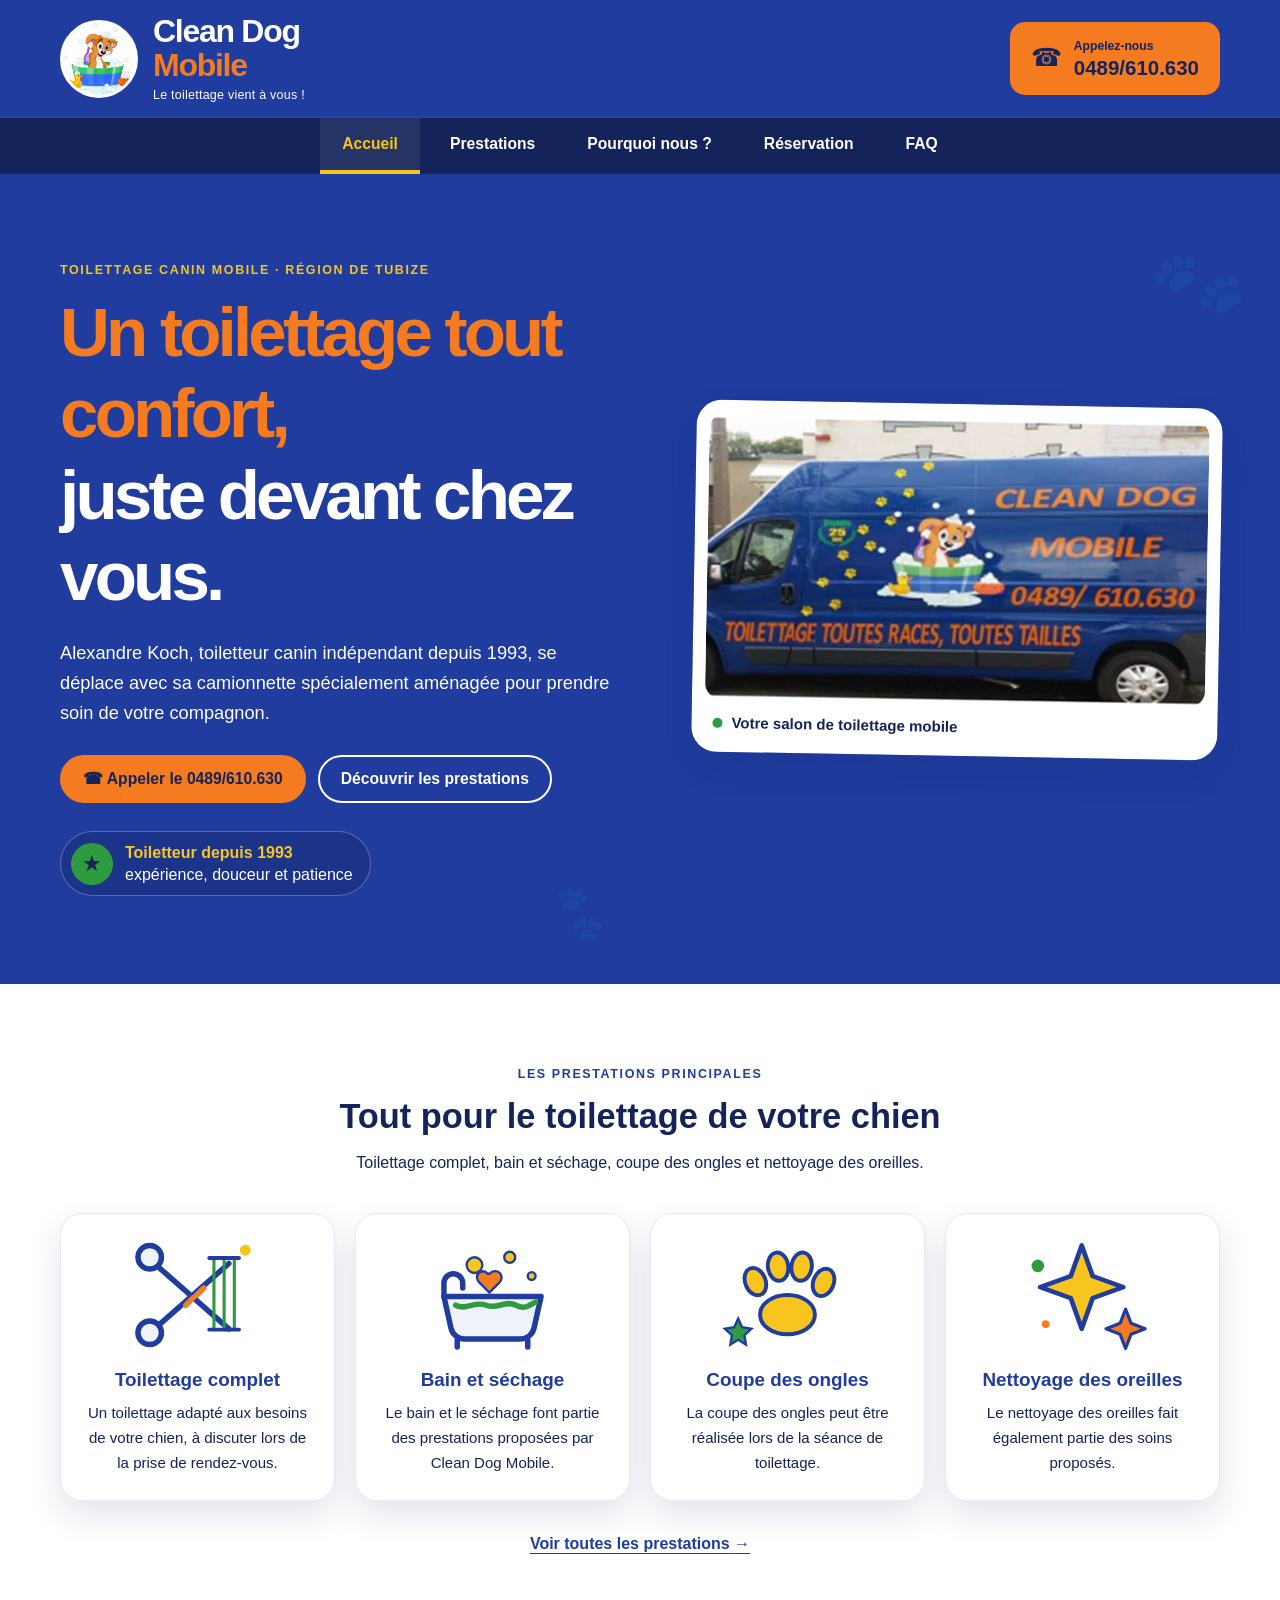
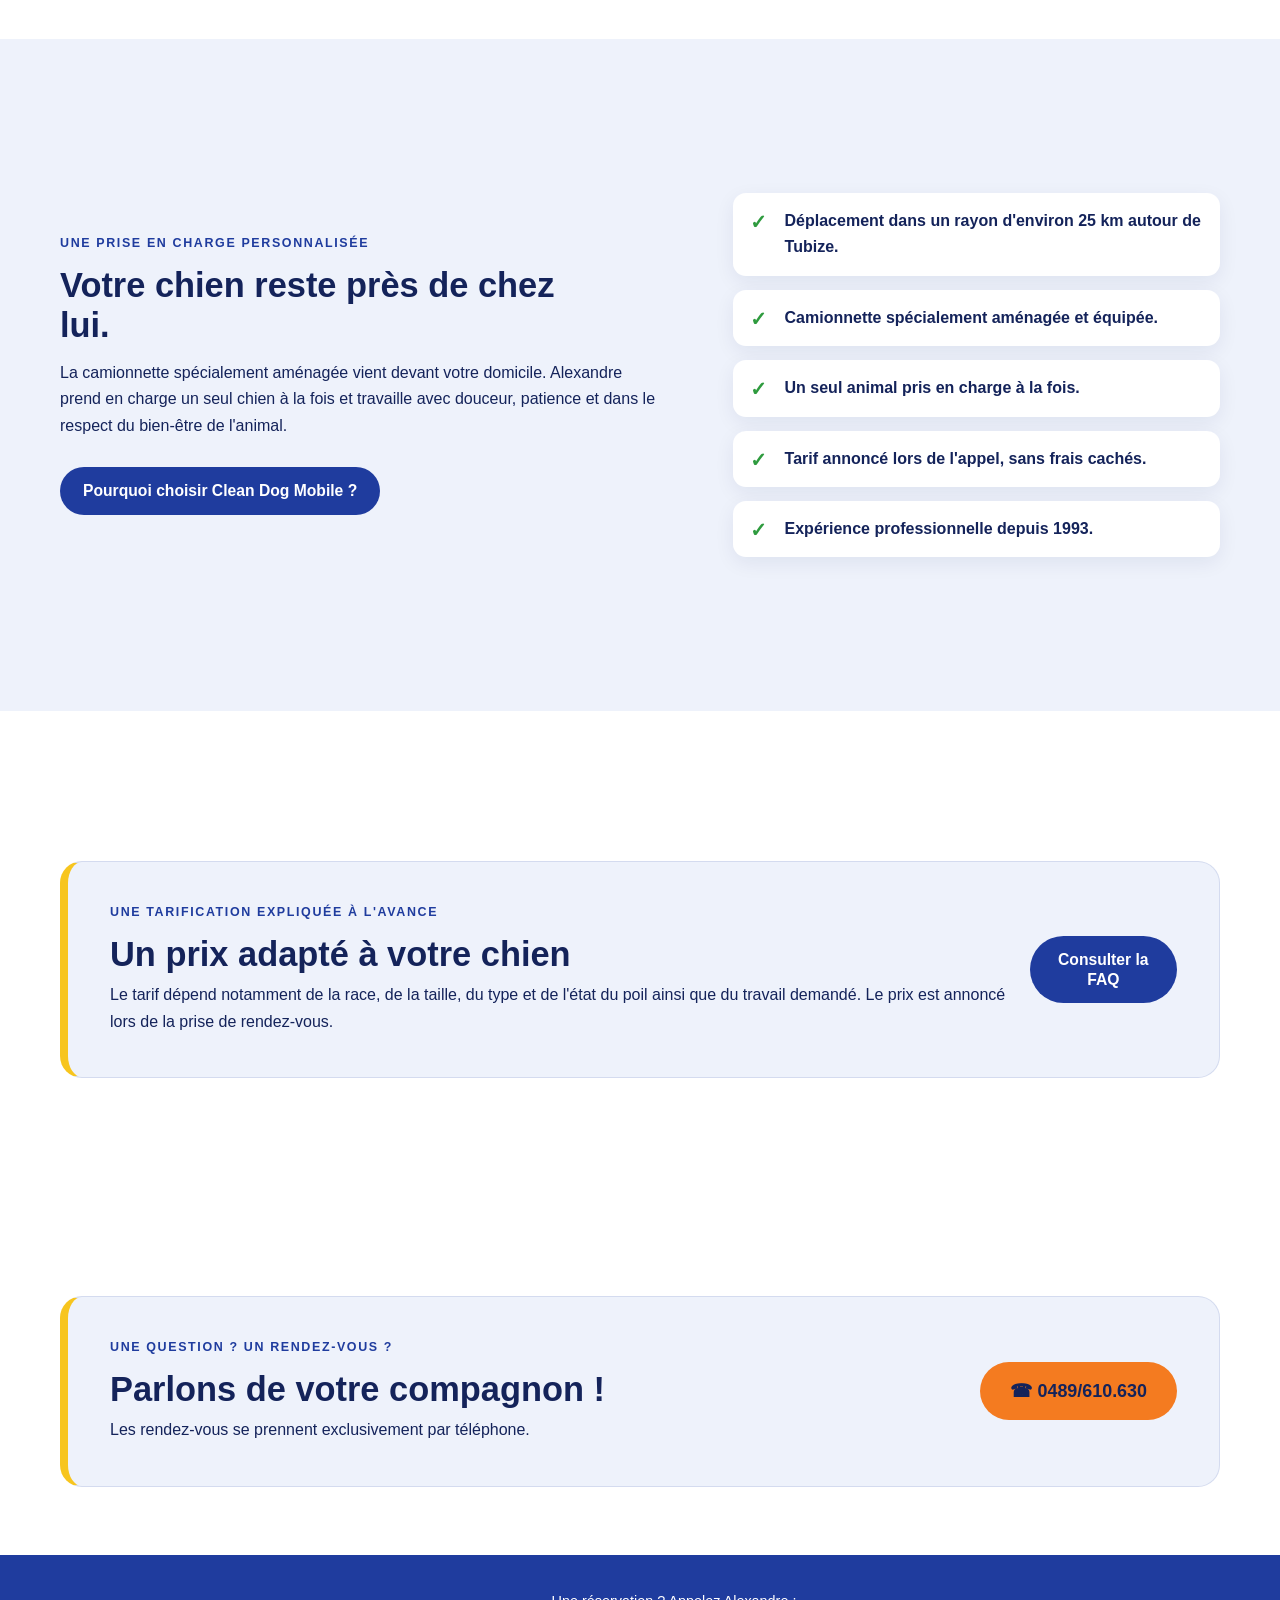
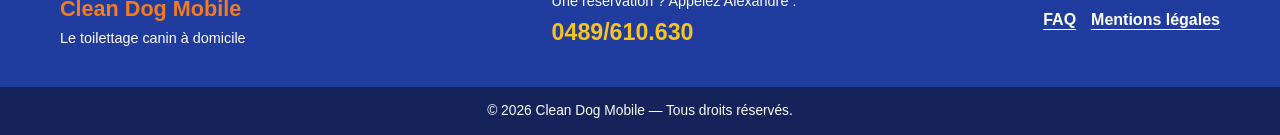
<file: index.html>
<!DOCTYPE html>
<html lang="fr">
<head>
    <meta charset="UTF-8">
    <meta name="viewport" content="width=device-width, initial-scale=1.0">
    <meta name="description" content="Clean Dog Mobile, toilettage canin mobile par Alexandre Koch, toiletteur indépendant depuis 1993. Réservation par téléphone.">
    <title>Accueil | Clean Dog Mobile</title>
    <link rel="icon" href="images/Logo.jpg" type="image/jpeg">
    <link rel="stylesheet" href="css/style.css">
</head>
<body>
    <a class="skip-link" href="#contenu">Aller au contenu</a>
    <!-- En-tête commun : mascotte, nom et téléphone -->
    <header class="site-header">
        <div class="header-top container">
            <a class="brand" href="index.html" aria-label="Clean Dog Mobile, accueil">
                <img class="brand-logo" src="images/Logo.jpg" alt="Mascotte de Clean Dog Mobile">
                <span class="brand-name">Clean Dog <strong>Mobile</strong><span class="brand-tagline">Le toilettage vient à vous !</span></span>
            </a>
            <a class="header-call" href="tel:+32489610630" aria-label="Appeler Clean Dog Mobile au 0489 610 630">
                <span class="call-icon" aria-hidden="true">☎</span>
                <span><small>Appelez-nous</small><strong>0489/610.630</strong></span>
            </a>
        </div>
        <!-- Menu principal : la page active est indiquée pour l'accessibilité -->
        <nav class="main-nav" aria-label="Navigation principale">
            <div class="container nav-list">
                <a class="active" href="index.html" aria-current="page">Accueil</a> <a href="prestations.html">Prestations</a> <a href="pourquoi.html">Pourquoi nous ?</a> <a href="reservation.html">Réservation</a> <a href="faq.html">FAQ</a>
            </div>
        </nav>
    </header>

    <main id="contenu">
        <!-- Présentation principale -->
        <section class="hero hero-home">
            <div class="container hero-grid">
                <div class="hero-copy">
                    <p class="eyebrow">Toilettage canin mobile · Région de Tubize</p>
                    <h1>Un toilettage tout confort, <span>juste devant chez vous.</span></h1>
                    <p class="hero-lead">Alexandre Koch, toiletteur canin indépendant depuis 1993, se déplace avec sa camionnette spécialement aménagée pour prendre soin de votre compagnon.</p>
                    <div class="hero-actions">
                        <a class="button button-orange" href="tel:+32489610630">☎ Appeler le 0489/610.630</a>
                        <a class="button button-outline" href="prestations.html">Découvrir les prestations</a>
                    </div>
                    <div class="experience-note"><span class="experience-star" aria-hidden="true">★</span><span><strong>Toiletteur depuis 1993</strong><br>expérience, douceur et patience</span></div>
                </div>
                <figure class="van-card">
                    <img src="images/camionnette.jpg" alt="Camionnette Clean Dog Mobile aménagée en salon de toilettage canin">
                    <figcaption><span class="van-dot" aria-hidden="true"></span> Votre salon de toilettage mobile</figcaption>
                </figure>
            </div>
            <div class="hero-paw paw-one" aria-hidden="true">🐾</div>
            <div class="hero-paw paw-two" aria-hidden="true">🐾</div>
        </section>

        <!-- Présentation des quatre prestations annoncées par le client -->
        <section class="section container">
            <div class="section-heading">
                <p class="eyebrow eyebrow-blue">Les prestations principales</p>
                <h2>Tout pour le toilettage de votre chien</h2>
                <p>Toilettage complet, bain et séchage, coupe des ongles et nettoyage des oreilles.</p>
            </div>
            <div class="service-grid service-grid-home">
                <article class="service-card compact-card">
                    <img src="images/coupe.svg" alt="Illustration d'un peigne et de ciseaux de toilettage">
                    <h3>Toilettage complet</h3>
                    <p>Un toilettage adapté aux besoins de votre chien, à discuter lors de la prise de rendez-vous.</p>
                </article>
                <article class="service-card compact-card">
                    <img src="images/bain.svg" alt="Illustration d'une baignoire avec des bulles">
                    <h3>Bain et séchage</h3>
                    <p>Le bain et le séchage font partie des prestations proposées par Clean Dog Mobile.</p>
                </article>
                <article class="service-card compact-card">
                    <img src="images/soins.svg" alt="Illustration d'une patte de chien">
                    <h3>Coupe des ongles</h3>
                    <p>La coupe des ongles peut être réalisée lors de la séance de toilettage.</p>
                </article>
                <article class="service-card compact-card">
                    <img src="images/finition.svg" alt="Illustration décorative d'étoiles">
                    <h3>Nettoyage des oreilles</h3>
                    <p>Le nettoyage des oreilles fait également partie des soins proposés.</p>
                </article>
            </div>
            <p class="center-link"><a class="text-link" href="prestations.html">Voir toutes les prestations <span aria-hidden="true">→</span></a></p>
        </section>

        <!-- Avantages confirmés par le client -->
        <section class="section section-pale">
            <div class="container reassurance-grid">
                <div>
                    <p class="eyebrow eyebrow-blue">Une prise en charge personnalisée</p>
                    <h2>Votre chien reste près de chez lui.</h2>
                    <p>La camionnette spécialement aménagée vient devant votre domicile. Alexandre prend en charge un seul chien à la fois et travaille avec douceur, patience et dans le respect du bien-être de l'animal.</p>
                    <a class="button button-blue" href="pourquoi.html">Pourquoi choisir Clean Dog Mobile ?</a>
                </div>
                <ul class="check-list">
                    <li>Déplacement dans un rayon d'environ 25 km autour de Tubize.</li>
                    <li>Camionnette spécialement aménagée et équipée.</li>
                    <li>Un seul animal pris en charge à la fois.</li>
                    <li>Tarif annoncé lors de l'appel, sans frais cachés.</li>
                    <li>Expérience professionnelle depuis 1993.</li>
                </ul>
            </div>
        </section>

        <!-- Information tarifaire sans afficher de prix non communiqué -->
        <section class="section container">
            <div class="callout">
                <div>
                    <p class="eyebrow eyebrow-blue">Une tarification expliquée à l'avance</p>
                    <h2>Un prix adapté à votre chien</h2>
                    <p>Le tarif dépend notamment de la race, de la taille, du type et de l'état du poil ainsi que du travail demandé. Le prix est annoncé lors de la prise de rendez-vous.</p>
                </div>
                <a class="button button-blue" href="faq.html">Consulter la FAQ</a>
            </div>
        </section>

        <!-- Appel à l'action final -->
        <section class="callout container">
            <div>
                <p class="eyebrow eyebrow-blue">Une question ? Un rendez-vous ?</p>
                <h2>Parlons de votre compagnon !</h2>
                <p>Les rendez-vous se prennent exclusivement par téléphone.</p>
            </div>
            <a class="button button-orange button-large" href="tel:+32489610630">☎ 0489/610.630</a>
        </section>
    </main>

    <!-- Pied de page commun -->
    <footer class="site-footer">
        <div class="container footer-main">
            <div class="footer-brand"><strong>Clean Dog Mobile</strong><span>Le toilettage canin à domicile</span></div>
            <div class="footer-contact"><span>Une réservation ? Appelez Alexandre :</span><a href="tel:+32489610630">0489/610.630</a></div>
            <div class="footer-links"><a href="faq.html">FAQ</a><a href="mentions.html">Mentions légales</a></div>
        </div>
        <div class="footer-bottom"><div class="container">© 2026 Clean Dog Mobile — Tous droits réservés.</div></div>
    </footer>
    <a class="mobile-call" href="tel:+32489610630"><span aria-hidden="true">☎</span> Appeler le 0489/610.630</a>
</body>
</html>
</file>
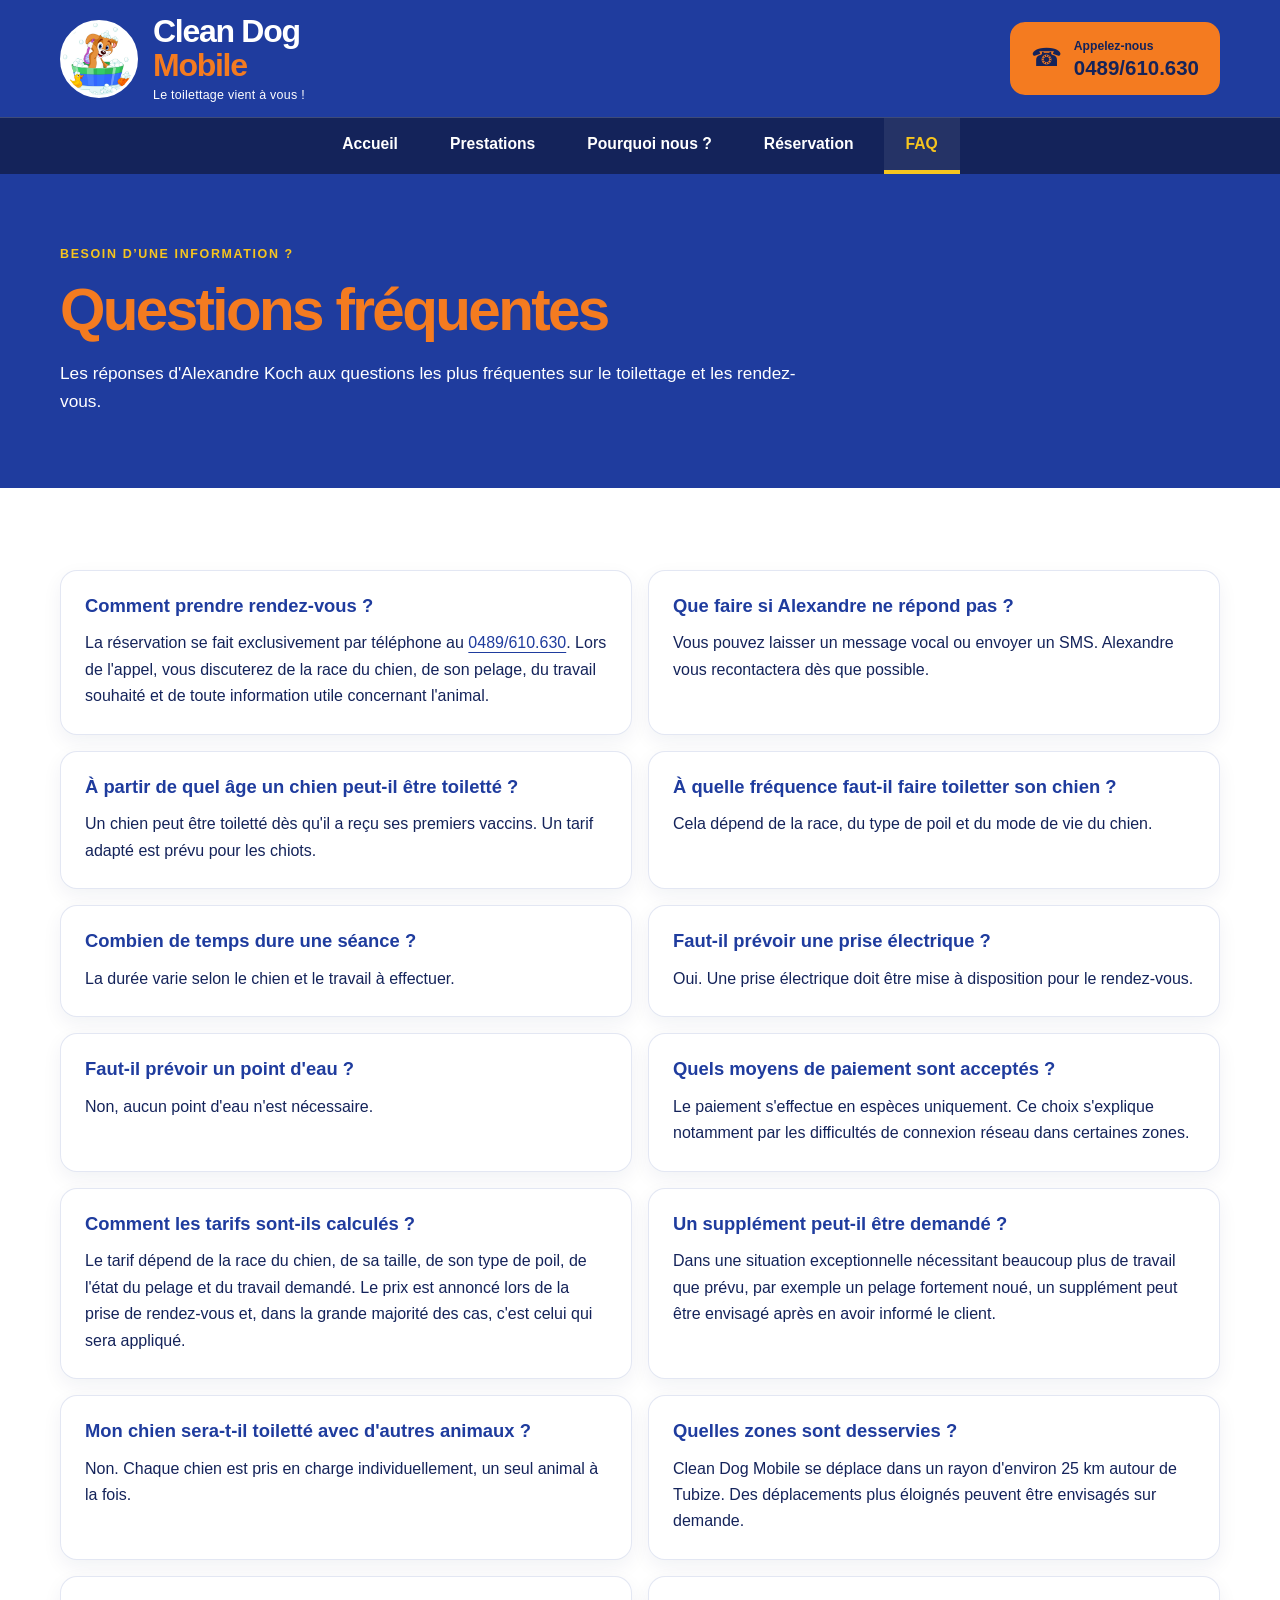
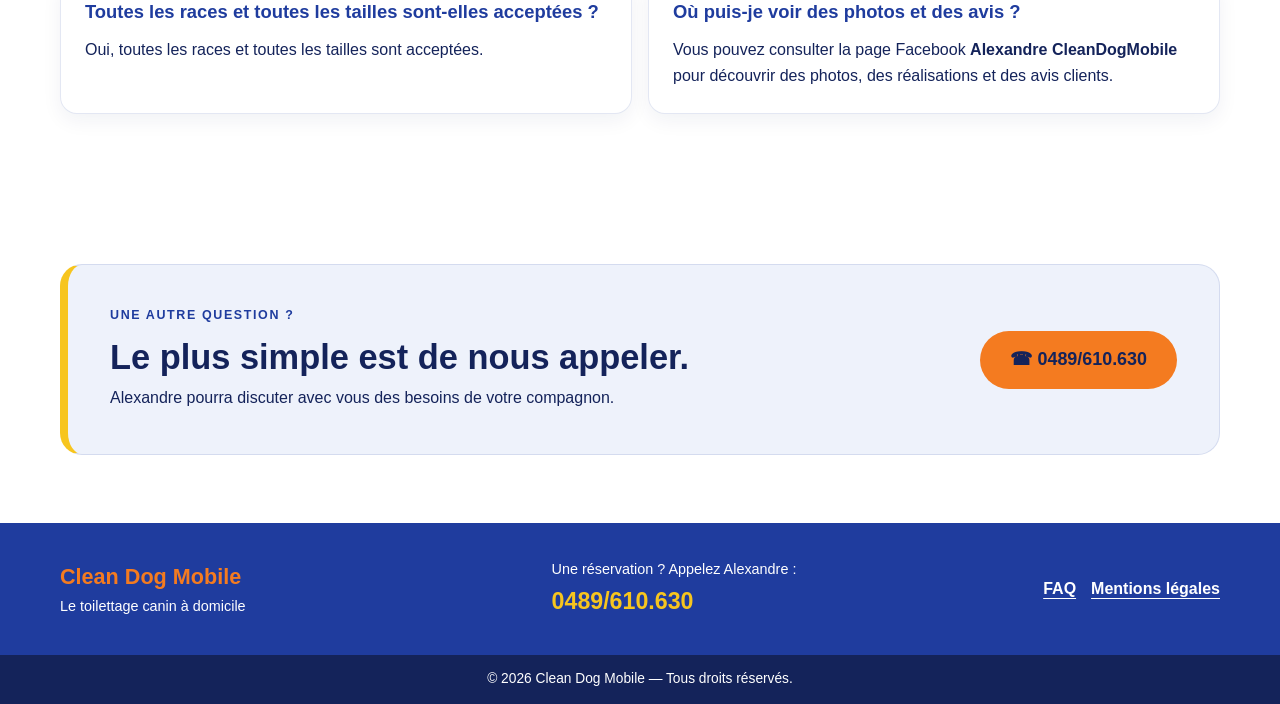
<file: faq.html>
<!DOCTYPE html>
<html lang="fr">
<head>
    <meta charset="UTF-8">
    <meta name="viewport" content="width=device-width, initial-scale=1.0">
    <meta name="description" content="Clean Dog Mobile, toilettage canin mobile par Alexandre Koch, toiletteur indépendant depuis 1993. Réservation par téléphone.">
    <title>FAQ | Clean Dog Mobile</title>
    <link rel="icon" href="images/Logo.jpg" type="image/jpeg">
    <link rel="stylesheet" href="css/style.css">
</head>
<body>
    <a class="skip-link" href="#contenu">Aller au contenu</a>
    <!-- En-tête commun : mascotte, nom et téléphone -->
    <header class="site-header">
        <div class="header-top container">
            <a class="brand" href="index.html" aria-label="Clean Dog Mobile, accueil">
                <img class="brand-logo" src="images/Logo.jpg" alt="Mascotte de Clean Dog Mobile">
                <span class="brand-name">Clean Dog <strong>Mobile</strong><span class="brand-tagline">Le toilettage vient à vous !</span></span>
            </a>
            <a class="header-call" href="tel:+32489610630" aria-label="Appeler Clean Dog Mobile au 0489 610 630">
                <span class="call-icon" aria-hidden="true">☎</span>
                <span><small>Appelez-nous</small><strong>0489/610.630</strong></span>
            </a>
        </div>
        <!-- Menu principal : la page active est indiquée pour l'accessibilité -->
        <nav class="main-nav" aria-label="Navigation principale">
            <div class="container nav-list">
                <a href="index.html">Accueil</a> <a href="prestations.html">Prestations</a> <a href="pourquoi.html">Pourquoi nous ?</a> <a href="reservation.html">Réservation</a> <a class="active" href="faq.html" aria-current="page">FAQ</a>
            </div>
        </nav>
    </header>

    <main id="contenu">
        <section class="page-hero">
            <div class="container page-hero-inner">
                <p class="eyebrow">Besoin d’une information ?</p>
                <h1>Questions fréquentes</h1>
                <p>Les réponses d'Alexandre Koch aux questions les plus fréquentes sur le toilettage et les rendez-vous.</p>
            </div>
        </section>

        <section class="section container faq-list">
            <article class="faq-item"><h2>Comment prendre rendez-vous ?</h2><p>La réservation se fait exclusivement par téléphone au <a href="tel:+32489610630">0489/610.630</a>. Lors de l'appel, vous discuterez de la race du chien, de son pelage, du travail souhaité et de toute information utile concernant l'animal.</p></article>
            <article class="faq-item"><h2>Que faire si Alexandre ne répond pas ?</h2><p>Vous pouvez laisser un message vocal ou envoyer un SMS. Alexandre vous recontactera dès que possible.</p></article>
            <article class="faq-item"><h2>À partir de quel âge un chien peut-il être toiletté ?</h2><p>Un chien peut être toiletté dès qu'il a reçu ses premiers vaccins. Un tarif adapté est prévu pour les chiots.</p></article>
            <article class="faq-item"><h2>À quelle fréquence faut-il faire toiletter son chien ?</h2><p>Cela dépend de la race, du type de poil et du mode de vie du chien.</p></article>
            <article class="faq-item"><h2>Combien de temps dure une séance ?</h2><p>La durée varie selon le chien et le travail à effectuer.</p></article>
            <article class="faq-item"><h2>Faut-il prévoir une prise électrique ?</h2><p>Oui. Une prise électrique doit être mise à disposition pour le rendez-vous.</p></article>
            <article class="faq-item"><h2>Faut-il prévoir un point d'eau ?</h2><p>Non, aucun point d'eau n'est nécessaire.</p></article>
            <article class="faq-item"><h2>Quels moyens de paiement sont acceptés ?</h2><p>Le paiement s'effectue en espèces uniquement. Ce choix s'explique notamment par les difficultés de connexion réseau dans certaines zones.</p></article>
            <article class="faq-item"><h2>Comment les tarifs sont-ils calculés ?</h2><p>Le tarif dépend de la race du chien, de sa taille, de son type de poil, de l'état du pelage et du travail demandé. Le prix est annoncé lors de la prise de rendez-vous et, dans la grande majorité des cas, c'est celui qui sera appliqué.</p></article>
            <article class="faq-item"><h2>Un supplément peut-il être demandé ?</h2><p>Dans une situation exceptionnelle nécessitant beaucoup plus de travail que prévu, par exemple un pelage fortement noué, un supplément peut être envisagé après en avoir informé le client.</p></article>
            <article class="faq-item"><h2>Mon chien sera-t-il toiletté avec d'autres animaux ?</h2><p>Non. Chaque chien est pris en charge individuellement, un seul animal à la fois.</p></article>
            <article class="faq-item"><h2>Quelles zones sont desservies ?</h2><p>Clean Dog Mobile se déplace dans un rayon d'environ 25 km autour de Tubize. Des déplacements plus éloignés peuvent être envisagés sur demande.</p></article>
            <article class="faq-item"><h2>Toutes les races et toutes les tailles sont-elles acceptées ?</h2><p>Oui, toutes les races et toutes les tailles sont acceptées.</p></article>
            <article class="faq-item"><h2>Où puis-je voir des photos et des avis ?</h2><p>Vous pouvez consulter la page Facebook <strong>Alexandre CleanDogMobile</strong> pour découvrir des photos, des réalisations et des avis clients.</p></article>
        </section>

        <section class="callout container">
            <div><p class="eyebrow eyebrow-blue">Une autre question ?</p><h2>Le plus simple est de nous appeler.</h2><p>Alexandre pourra discuter avec vous des besoins de votre compagnon.</p></div>
            <a class="button button-orange button-large" href="tel:+32489610630">☎ 0489/610.630</a>
        </section>
    </main>

    <!-- Pied de page commun -->
    <footer class="site-footer">
        <div class="container footer-main">
            <div class="footer-brand"><strong>Clean Dog Mobile</strong><span>Le toilettage canin à domicile</span></div>
            <div class="footer-contact"><span>Une réservation ? Appelez Alexandre :</span><a href="tel:+32489610630">0489/610.630</a></div>
            <div class="footer-links"><a href="faq.html">FAQ</a><a href="mentions.html">Mentions légales</a></div>
        </div>
        <div class="footer-bottom"><div class="container">© 2026 Clean Dog Mobile — Tous droits réservés.</div></div>
    </footer>
    <a class="mobile-call" href="tel:+32489610630"><span aria-hidden="true">☎</span> Appeler le 0489/610.630</a>
</body>
</html>
</file>
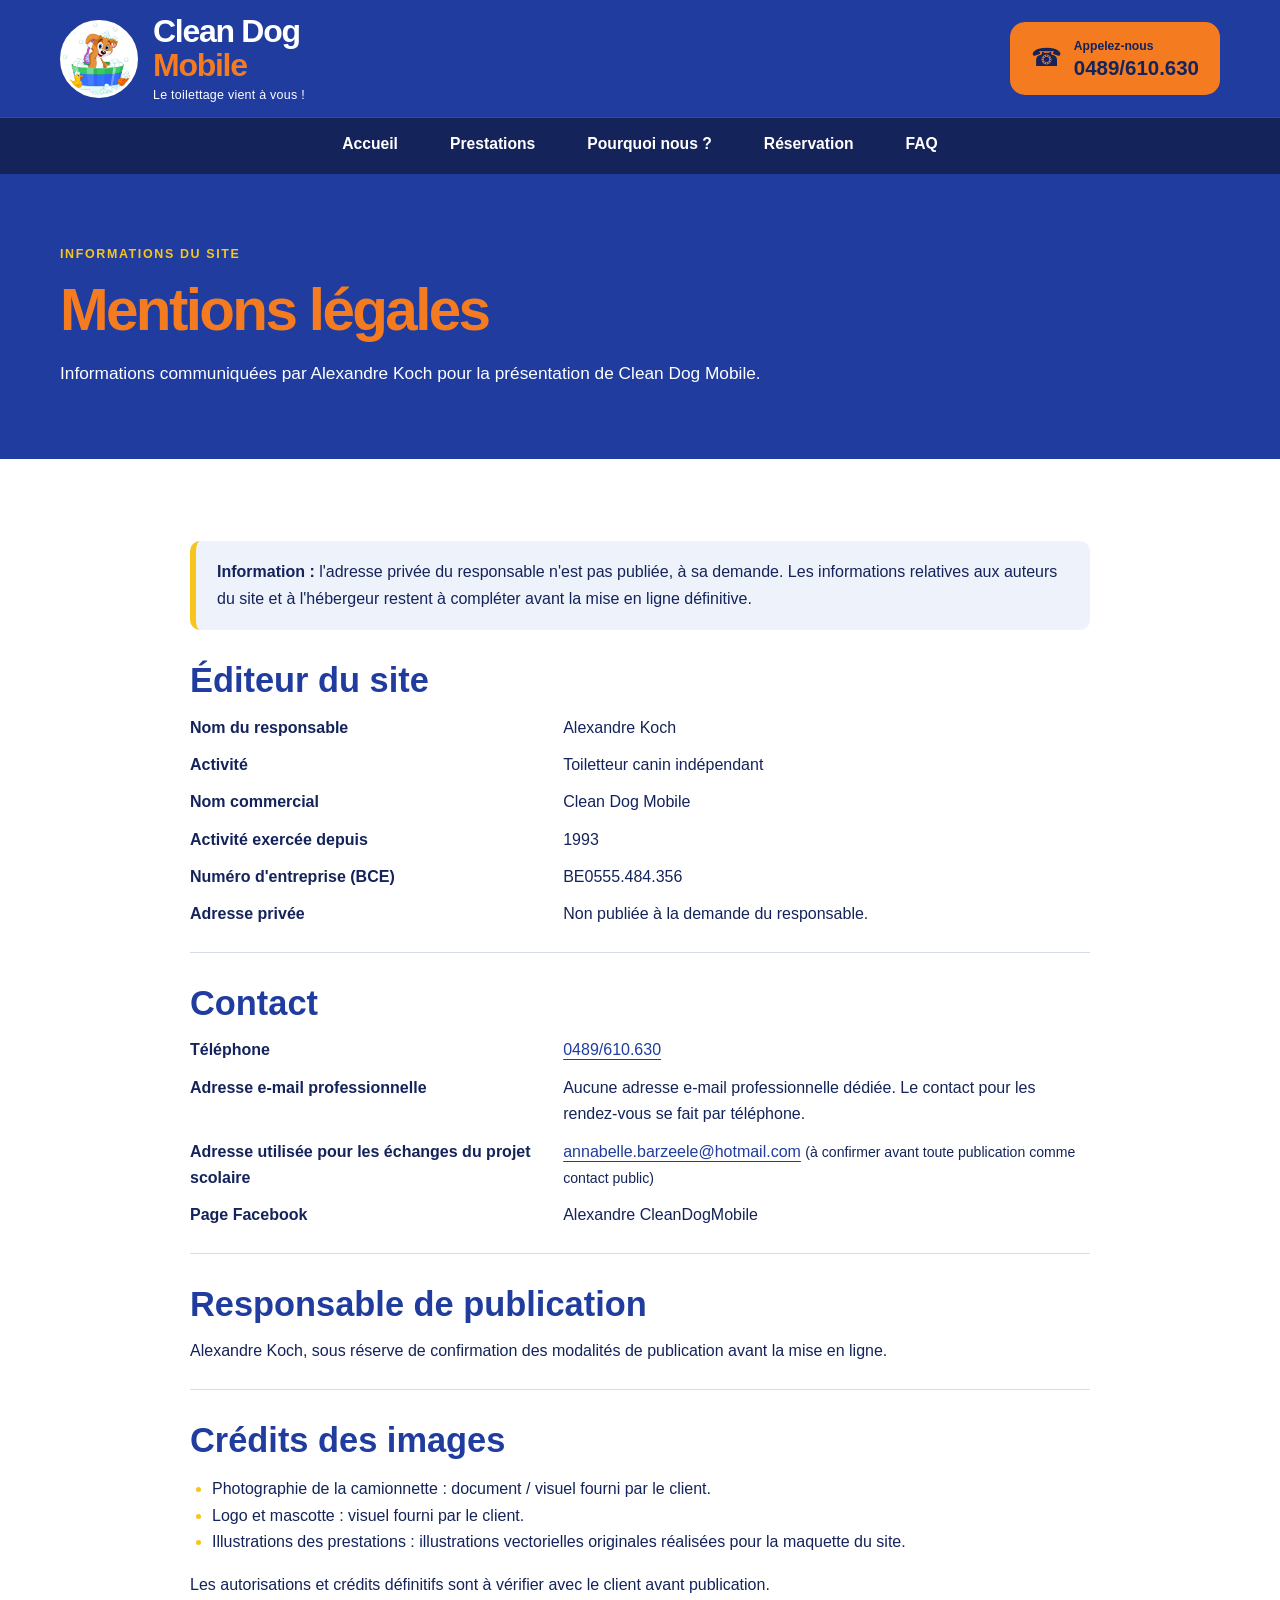
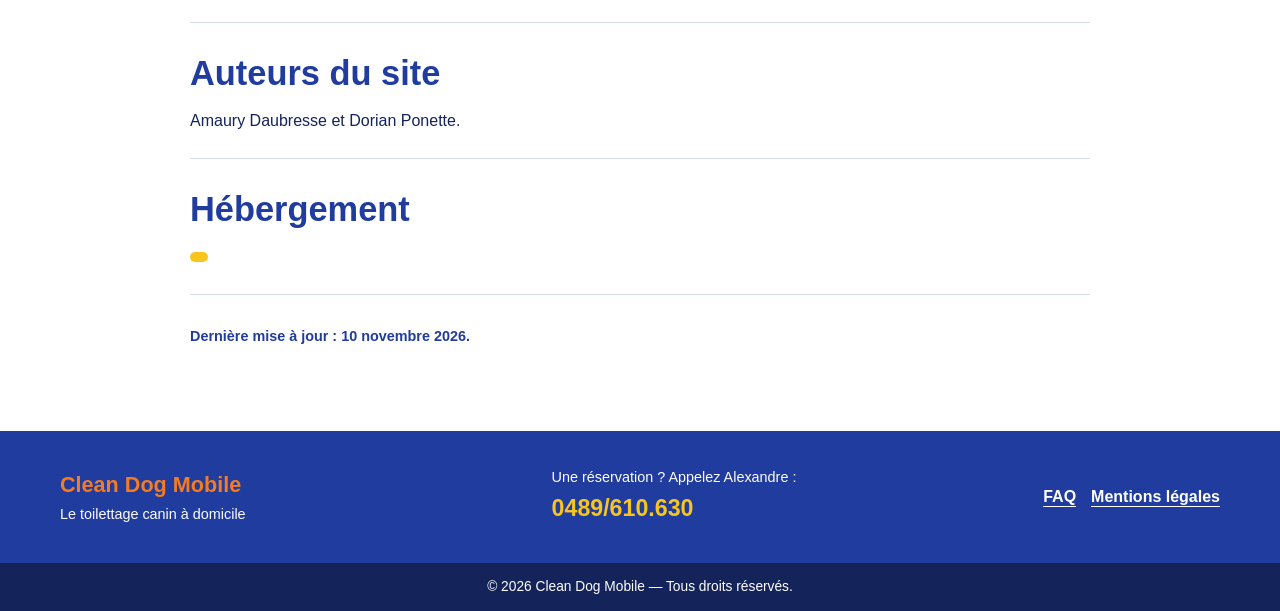
<file: mentions.html>
<!DOCTYPE html>
<html lang="fr">
<head>
    <meta charset="UTF-8">
    <meta name="viewport" content="width=device-width, initial-scale=1.0">
    <meta name="description" content="Clean Dog Mobile, toilettage canin mobile par Alexandre Koch, toiletteur indépendant depuis 1993. Réservation par téléphone.">
    <title>Mentions légales | Clean Dog Mobile</title>
    <link rel="icon" href="images/Logo.jpg" type="image/jpeg">
    <link rel="stylesheet" href="css/style.css">
</head>
<body>
    <a class="skip-link" href="#contenu">Aller au contenu</a>
    <!-- En-tête commun : mascotte, nom et téléphone -->
    <header class="site-header">
        <div class="header-top container">
            <a class="brand" href="index.html" aria-label="Clean Dog Mobile, accueil">
                <img class="brand-logo" src="images/Logo.jpg" alt="Mascotte de Clean Dog Mobile">
                <span class="brand-name">Clean Dog <strong>Mobile</strong><span class="brand-tagline">Le toilettage vient à vous !</span></span>
            </a>
            <a class="header-call" href="tel:+32489610630" aria-label="Appeler Clean Dog Mobile au 0489 610 630">
                <span class="call-icon" aria-hidden="true">☎</span>
                <span><small>Appelez-nous</small><strong>0489/610.630</strong></span>
            </a>
        </div>
        <!-- Menu principal : la page active est indiquée pour l'accessibilité -->
        <nav class="main-nav" aria-label="Navigation principale">
            <div class="container nav-list">
                <a href="index.html">Accueil</a> <a href="prestations.html">Prestations</a> <a href="pourquoi.html">Pourquoi nous ?</a> <a href="reservation.html">Réservation</a> <a href="faq.html">FAQ</a>
            </div>
        </nav>
    </header>

    <main id="contenu">
        <section class="page-hero">
            <div class="container page-hero-inner">
                <p class="eyebrow">Informations du site</p>
                <h1>Mentions légales</h1>
                <p>Informations communiquées par Alexandre Koch pour la présentation de Clean Dog Mobile.</p>
            </div>
        </section>

        <section class="section container legal-content">
            <div class="legal-notice"><strong>Information :</strong> l'adresse privée du responsable n'est pas publiée, à sa demande. Les informations relatives aux auteurs du site et à l'hébergeur restent à compléter avant la mise en ligne définitive.</div>
            <section class="legal-block">
                <h2>Éditeur du site</h2>
                <dl>
                    <dt>Nom du responsable</dt><dd>Alexandre Koch</dd>
                    <dt>Activité</dt><dd>Toiletteur canin indépendant</dd>
                    <dt>Nom commercial</dt><dd>Clean Dog Mobile</dd>
                    <dt>Activité exercée depuis</dt><dd>1993</dd>
                    <dt>Numéro d'entreprise (BCE)</dt><dd>BE0555.484.356</dd>
                    <dt>Adresse privée</dt><dd>Non publiée à la demande du responsable.</dd>
                </dl>
            </section>
            <section class="legal-block">
                <h2>Contact</h2>
                <dl>
                    <dt>Téléphone</dt><dd><a href="tel:+32489610630">0489/610.630</a></dd>
                    <dt>Adresse e-mail professionnelle</dt><dd>Aucune adresse e-mail professionnelle dédiée. Le contact pour les rendez-vous se fait par téléphone.</dd>
                    <dt>Adresse utilisée pour les échanges du projet scolaire</dt><dd><a href="mailto:annabelle.barzeele@hotmail.com">annabelle.barzeele@hotmail.com</a> <span class="small-note">(à confirmer avant toute publication comme contact public)</span></dd>
                    <dt>Page Facebook</dt><dd>Alexandre CleanDogMobile</dd>
                </dl>
            </section>
            <section class="legal-block">
                <h2>Responsable de publication</h2>
                <p>Alexandre Koch, sous réserve de confirmation des modalités de publication avant la mise en ligne.</p>
            </section>
            <section class="legal-block">
                <h2>Crédits des images</h2>
                <ul>
                    <li>Photographie de la camionnette : document / visuel fourni par le client.</li>
                    <li>Logo et mascotte : visuel fourni par le client.</li>
                    <li>Illustrations des prestations : illustrations vectorielles originales réalisées pour la maquette du site.</li>
                </ul>
                <p>Les autorisations et crédits définitifs sont à vérifier avec le client avant publication.</p>
            </section>
            <section class="legal-block">
                <h2>Auteurs du site</h2>
                <p>Amaury Daubresse et Dorian Ponette.</p>
            </section>
            <section class="legal-block">
                <h2>Hébergement</h2>
                <p class="pending-answer"></p>
            </section>
            <p class="legal-update">Dernière mise à jour : 10 novembre 2026.</p>
        </section>
    </main>

    <!-- Pied de page commun -->
    <footer class="site-footer">
        <div class="container footer-main">
            <div class="footer-brand"><strong>Clean Dog Mobile</strong><span>Le toilettage canin à domicile</span></div>
            <div class="footer-contact"><span>Une réservation ? Appelez Alexandre :</span><a href="tel:+32489610630">0489/610.630</a></div>
            <div class="footer-links"><a href="faq.html">FAQ</a><a href="mentions.html">Mentions légales</a></div>
        </div>
        <div class="footer-bottom"><div class="container">© 2026 Clean Dog Mobile — Tous droits réservés.</div></div>
    </footer>
    <a class="mobile-call" href="tel:+32489610630"><span aria-hidden="true">☎</span> Appeler le 0489/610.630</a>
</body>
</html>
</file>
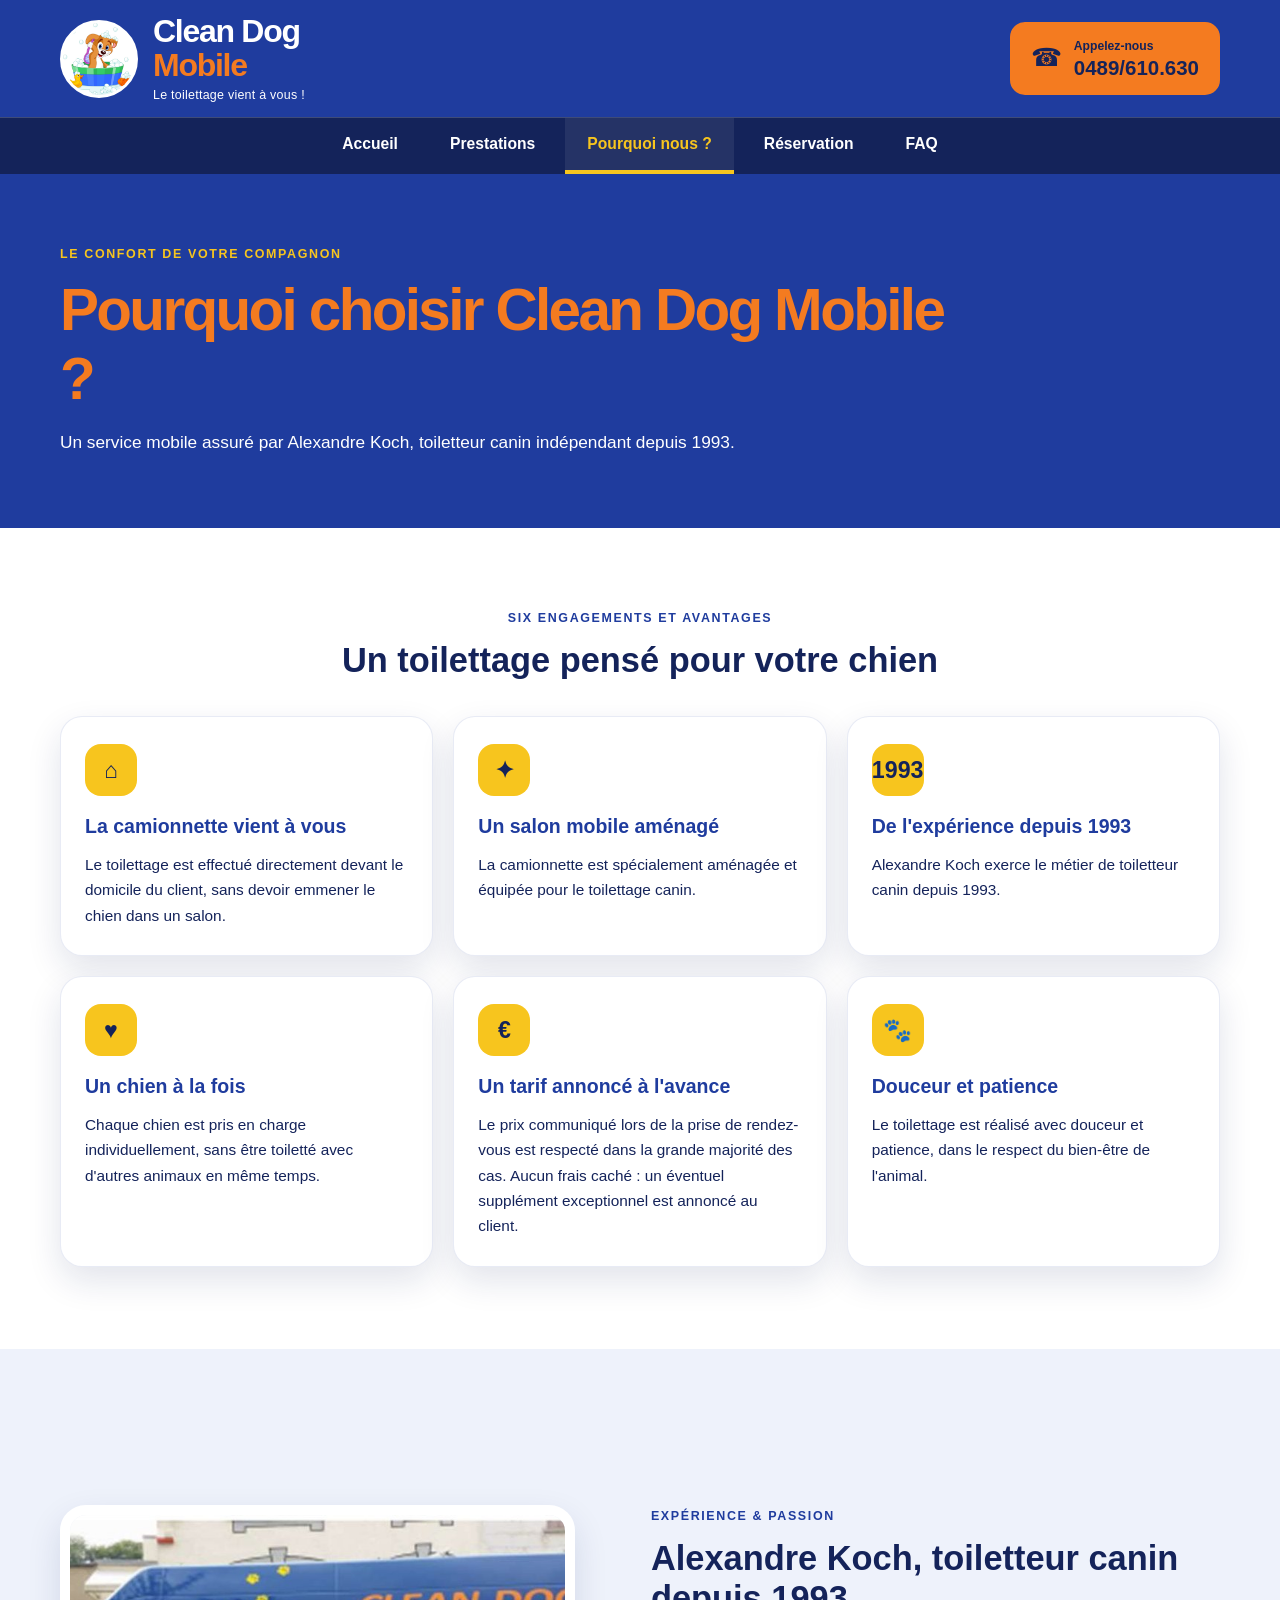
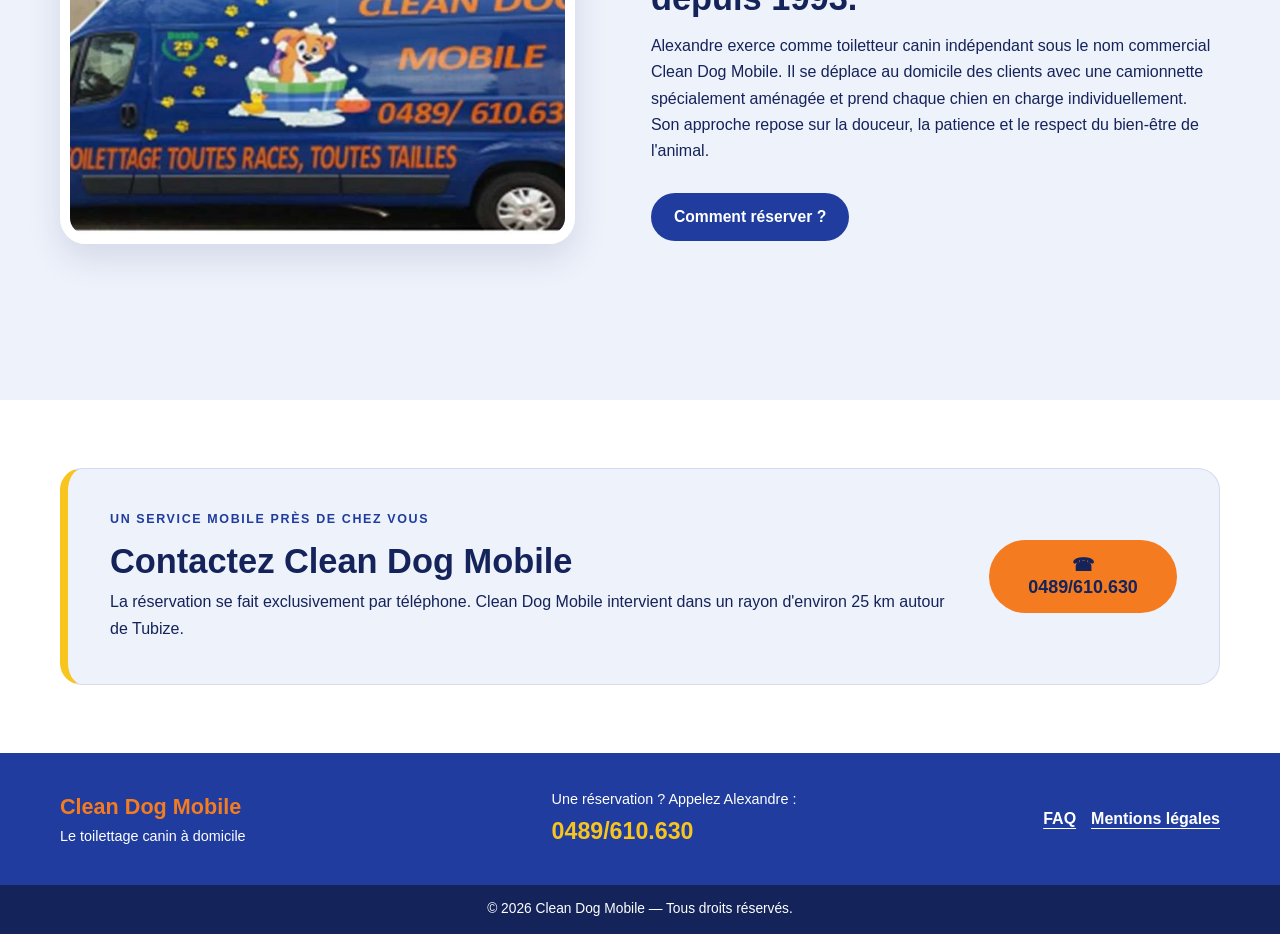
<file: pourquoi.html>
<!DOCTYPE html>
<html lang="fr">
<head>
    <meta charset="UTF-8">
    <meta name="viewport" content="width=device-width, initial-scale=1.0">
    <meta name="description" content="Clean Dog Mobile, toilettage canin mobile par Alexandre Koch, toiletteur indépendant depuis 1993. Réservation par téléphone.">
    <title>Pourquoi nous ? | Clean Dog Mobile</title>
    <link rel="icon" href="images/Logo.jpg" type="image/jpeg">
    <link rel="stylesheet" href="css/style.css">
</head>
<body>
    <a class="skip-link" href="#contenu">Aller au contenu</a>
    <!-- En-tête commun : mascotte, nom et téléphone -->
    <header class="site-header">
        <div class="header-top container">
            <a class="brand" href="index.html" aria-label="Clean Dog Mobile, accueil">
                <img class="brand-logo" src="images/Logo.jpg" alt="Mascotte de Clean Dog Mobile">
                <span class="brand-name">Clean Dog <strong>Mobile</strong><span class="brand-tagline">Le toilettage vient à vous !</span></span>
            </a>
            <a class="header-call" href="tel:+32489610630" aria-label="Appeler Clean Dog Mobile au 0489 610 630">
                <span class="call-icon" aria-hidden="true">☎</span>
                <span><small>Appelez-nous</small><strong>0489/610.630</strong></span>
            </a>
        </div>
        <!-- Menu principal : la page active est indiquée pour l'accessibilité -->
        <nav class="main-nav" aria-label="Navigation principale">
            <div class="container nav-list">
                <a href="index.html">Accueil</a> <a href="prestations.html">Prestations</a> <a class="active" href="pourquoi.html" aria-current="page">Pourquoi nous ?</a> <a href="reservation.html">Réservation</a> <a href="faq.html">FAQ</a>
            </div>
        </nav>
    </header>

    <main id="contenu">
        <section class="page-hero">
            <div class="container page-hero-inner">
                <p class="eyebrow">Le confort de votre compagnon</p>
                <h1>Pourquoi choisir Clean Dog Mobile ?</h1>
                <p>Un service mobile assuré par Alexandre Koch, toiletteur canin indépendant depuis 1993.</p>
            </div>
        </section>

        <section class="section container">
            <div class="section-heading">
                <p class="eyebrow eyebrow-blue">Six engagements et avantages</p>
                <h2>Un toilettage pensé pour votre chien</h2>
            </div>
            <div class="reason-grid">
                <article class="reason-card"><span class="reason-icon" aria-hidden="true">⌂</span><h2>La camionnette vient à vous</h2><p>Le toilettage est effectué directement devant le domicile du client, sans devoir emmener le chien dans un salon.</p></article>
                <article class="reason-card"><span class="reason-icon" aria-hidden="true">✦</span><h2>Un salon mobile aménagé</h2><p>La camionnette est spécialement aménagée et équipée pour le toilettage canin.</p></article>
                <article class="reason-card"><span class="reason-icon" aria-hidden="true">1993</span><h2>De l'expérience depuis 1993</h2><p>Alexandre Koch exerce le métier de toiletteur canin depuis 1993.</p></article>
                <article class="reason-card"><span class="reason-icon" aria-hidden="true">♥</span><h2>Un chien à la fois</h2><p>Chaque chien est pris en charge individuellement, sans être toiletté avec d'autres animaux en même temps.</p></article>
                <article class="reason-card"><span class="reason-icon" aria-hidden="true">€</span><h2>Un tarif annoncé à l'avance</h2><p>Le prix communiqué lors de la prise de rendez-vous est respecté dans la grande majorité des cas. Aucun frais caché : un éventuel supplément exceptionnel est annoncé au client.</p></article>
                <article class="reason-card"><span class="reason-icon" aria-hidden="true">🐾</span><h2>Douceur et patience</h2><p>Le toilettage est réalisé avec douceur et patience, dans le respect du bien-être de l'animal.</p></article>
            </div>
        </section>

        <section class="section section-pale">
            <div class="container story-grid">
                <div class="story-photo"><img src="images/camionnette.jpg" alt="Camionnette Clean Dog Mobile aménagée pour le toilettage canin"></div>
                <div class="story-copy"><p class="eyebrow eyebrow-blue">Expérience &amp; passion</p><h2>Alexandre Koch, toiletteur canin depuis 1993.</h2><p>Alexandre exerce comme toiletteur canin indépendant sous le nom commercial Clean Dog Mobile. Il se déplace au domicile des clients avec une camionnette spécialement aménagée et prend chaque chien en charge individuellement. Son approche repose sur la douceur, la patience et le respect du bien-être de l'animal.</p><a class="button button-blue" href="reservation.html">Comment réserver ?</a></div>
            </div>
        </section>

        <section class="callout container">
            <div><p class="eyebrow eyebrow-blue">Un service mobile près de chez vous</p><h2>Contactez Clean Dog Mobile</h2><p>La réservation se fait exclusivement par téléphone. Clean Dog Mobile intervient dans un rayon d'environ 25 km autour de Tubize.</p></div>
            <a class="button button-orange button-large" href="tel:+32489610630">☎ 0489/610.630</a>
        </section>
    </main>

    <!-- Pied de page commun -->
    <footer class="site-footer">
        <div class="container footer-main">
            <div class="footer-brand"><strong>Clean Dog Mobile</strong><span>Le toilettage canin à domicile</span></div>
            <div class="footer-contact"><span>Une réservation ? Appelez Alexandre :</span><a href="tel:+32489610630">0489/610.630</a></div>
            <div class="footer-links"><a href="faq.html">FAQ</a><a href="mentions.html">Mentions légales</a></div>
        </div>
        <div class="footer-bottom"><div class="container">© 2026 Clean Dog Mobile — Tous droits réservés.</div></div>
    </footer>
    <a class="mobile-call" href="tel:+32489610630"><span aria-hidden="true">☎</span> Appeler le 0489/610.630</a>
</body>
</html>
</file>
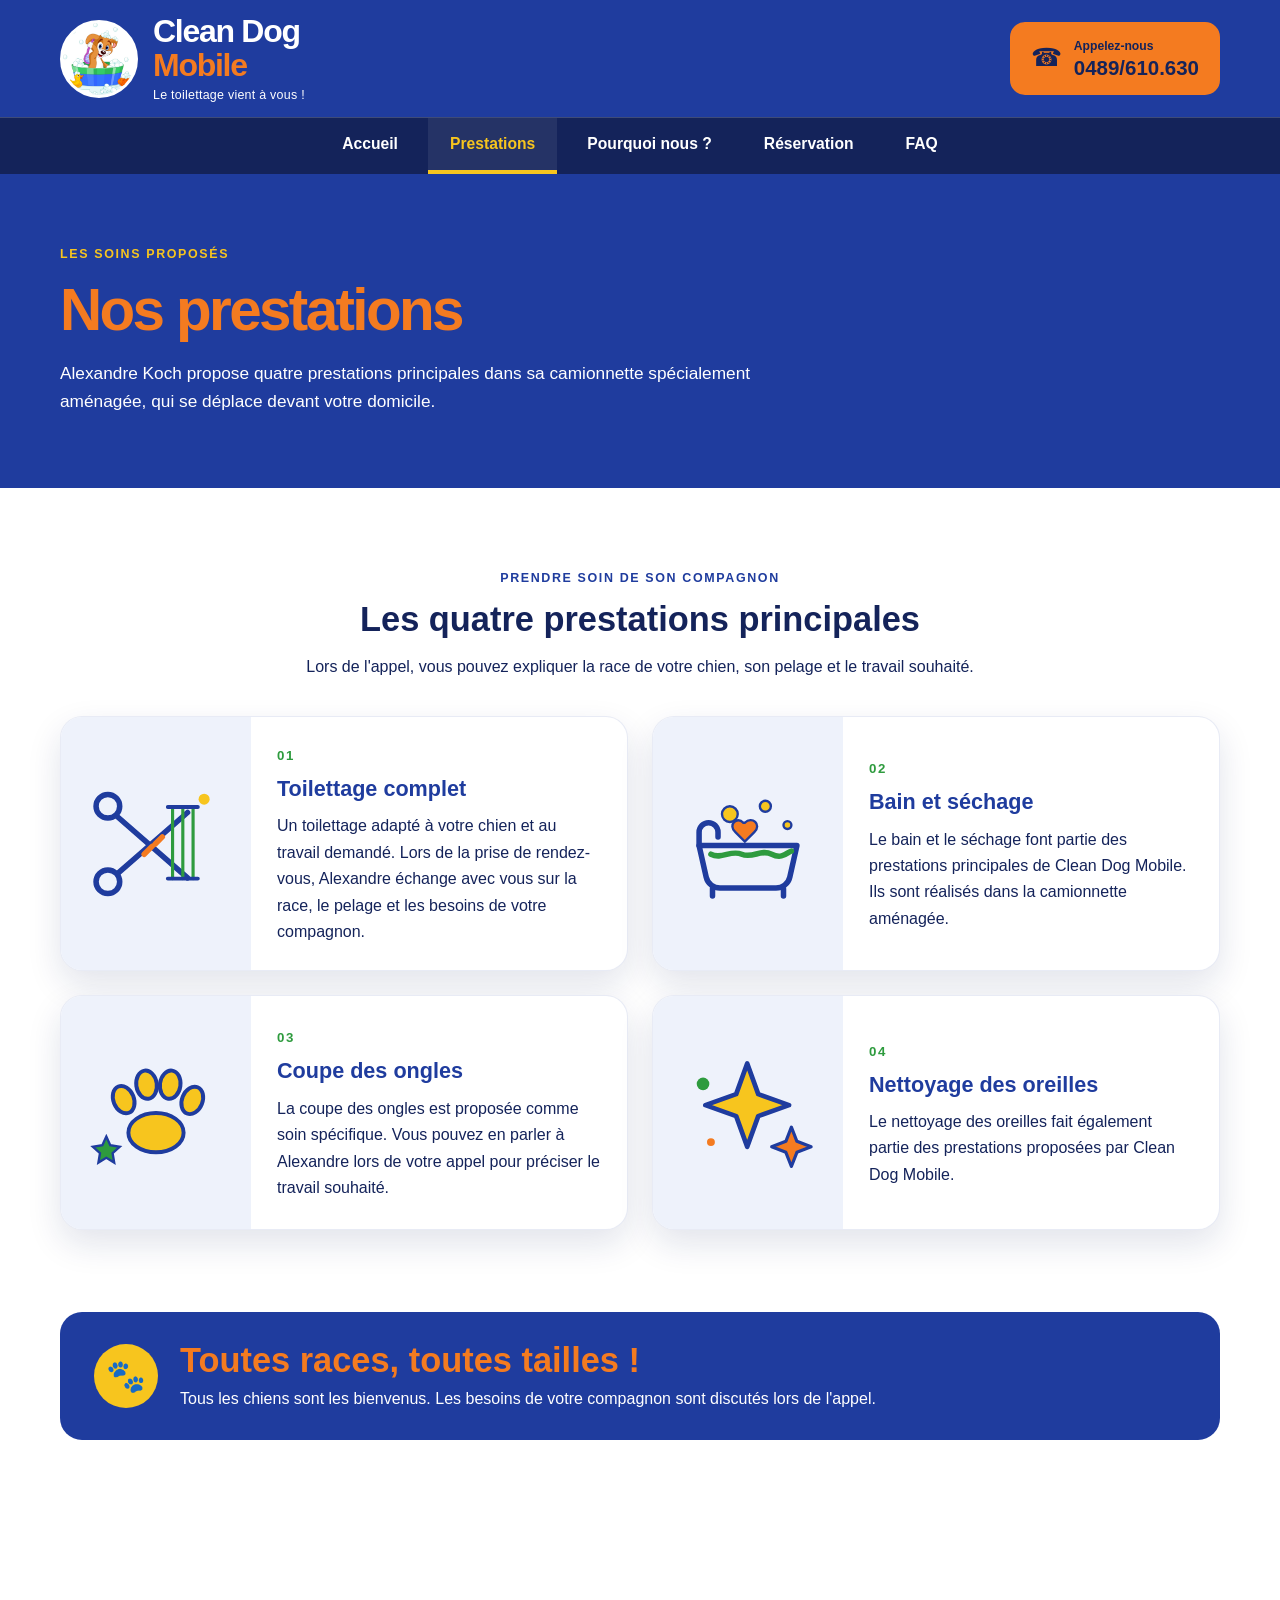
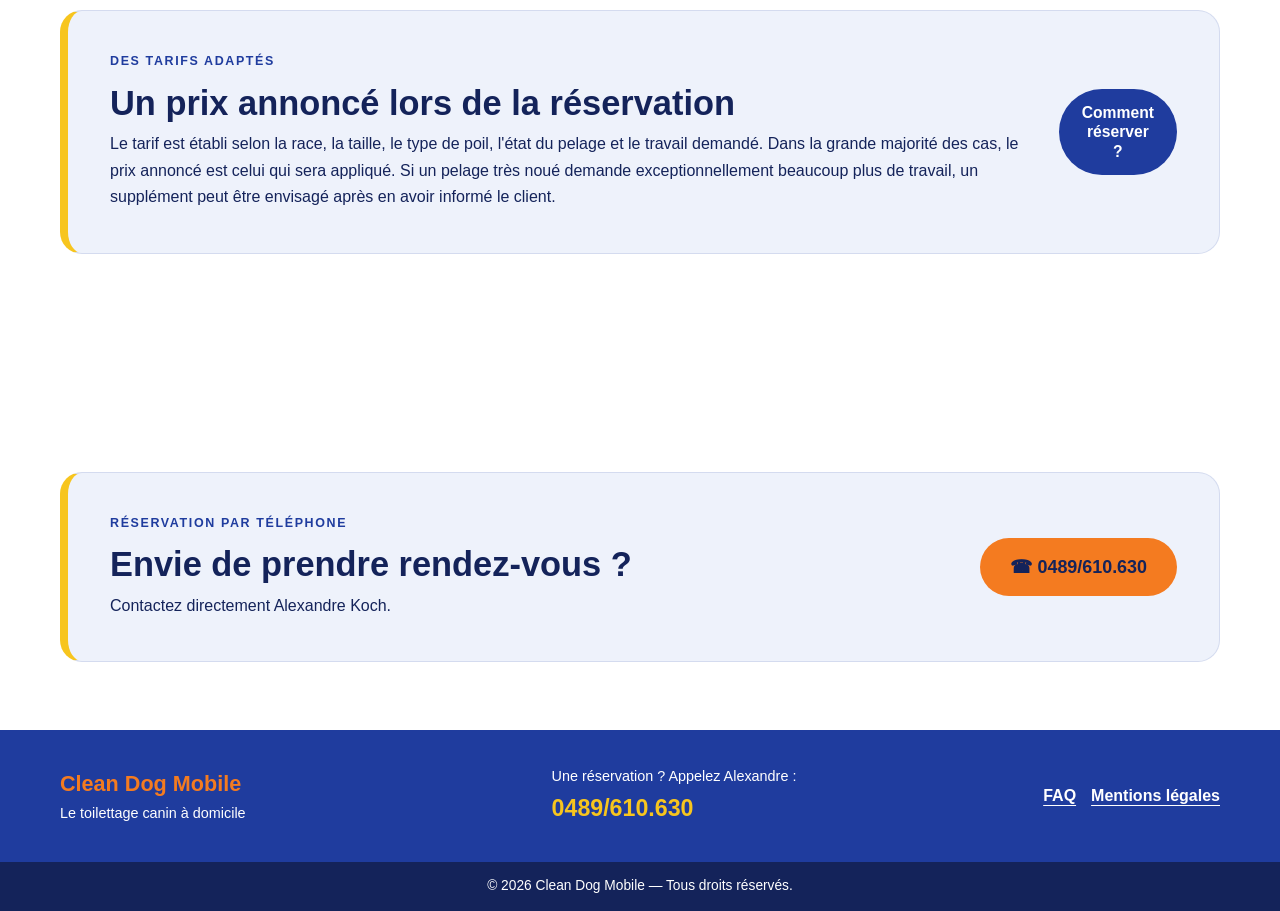
<file: prestations.html>
<!DOCTYPE html>
<html lang="fr">
<head>
    <meta charset="UTF-8">
    <meta name="viewport" content="width=device-width, initial-scale=1.0">
    <meta name="description" content="Clean Dog Mobile, toilettage canin mobile par Alexandre Koch, toiletteur indépendant depuis 1993. Réservation par téléphone.">
    <title>Prestations | Clean Dog Mobile</title>
    <link rel="icon" href="images/Logo.jpg" type="image/jpeg">
    <link rel="stylesheet" href="css/style.css">
</head>
<body>
    <a class="skip-link" href="#contenu">Aller au contenu</a>
    <!-- En-tête commun : mascotte, nom et téléphone -->
    <header class="site-header">
        <div class="header-top container">
            <a class="brand" href="index.html" aria-label="Clean Dog Mobile, accueil">
                <img class="brand-logo" src="images/Logo.jpg" alt="Mascotte de Clean Dog Mobile">
                <span class="brand-name">Clean Dog <strong>Mobile</strong><span class="brand-tagline">Le toilettage vient à vous !</span></span>
            </a>
            <a class="header-call" href="tel:+32489610630" aria-label="Appeler Clean Dog Mobile au 0489 610 630">
                <span class="call-icon" aria-hidden="true">☎</span>
                <span><small>Appelez-nous</small><strong>0489/610.630</strong></span>
            </a>
        </div>
        <!-- Menu principal : la page active est indiquée pour l'accessibilité -->
        <nav class="main-nav" aria-label="Navigation principale">
            <div class="container nav-list">
                <a href="index.html">Accueil</a> <a class="active" href="prestations.html" aria-current="page">Prestations</a> <a href="pourquoi.html">Pourquoi nous ?</a> <a href="reservation.html">Réservation</a> <a href="faq.html">FAQ</a>
            </div>
        </nav>
    </header>

    <main id="contenu">
        <section class="page-hero">
            <div class="container page-hero-inner">
                <p class="eyebrow">Les soins proposés</p>
                <h1>Nos prestations</h1>
                <p>Alexandre Koch propose quatre prestations principales dans sa camionnette spécialement aménagée, qui se déplace devant votre domicile.</p>
            </div>
        </section>

        <section class="section container">
            <div class="section-heading">
                <p class="eyebrow eyebrow-blue">Prendre soin de son compagnon</p>
                <h2>Les quatre prestations principales</h2>
                <p>Lors de l'appel, vous pouvez expliquer la race de votre chien, son pelage et le travail souhaité.</p>
            </div>
            <div class="service-grid service-grid-large">
                <article class="service-card service-detail">
                    <div class="service-visual"><img src="images/coupe.svg" alt="Illustration d'un peigne et de ciseaux de toilettage"></div>
                    <div class="service-content"><span class="service-number">01</span><h2>Toilettage complet</h2><p>Un toilettage adapté à votre chien et au travail demandé. Lors de la prise de rendez-vous, Alexandre échange avec vous sur la race, le pelage et les besoins de votre compagnon.</p></div>
                </article>
                <article class="service-card service-detail">
                    <div class="service-visual"><img src="images/bain.svg" alt="Illustration d'une baignoire et de bulles"></div>
                    <div class="service-content"><span class="service-number">02</span><h2>Bain et séchage</h2><p>Le bain et le séchage font partie des prestations principales de Clean Dog Mobile. Ils sont réalisés dans la camionnette aménagée.</p></div>
                </article>
                <article class="service-card service-detail">
                    <div class="service-visual"><img src="images/soins.svg" alt="Illustration d'une patte de chien"></div>
                    <div class="service-content"><span class="service-number">03</span><h2>Coupe des ongles</h2><p>La coupe des ongles est proposée comme soin spécifique. Vous pouvez en parler à Alexandre lors de votre appel pour préciser le travail souhaité.</p></div>
                </article>
                <article class="service-card service-detail">
                    <div class="service-visual"><img src="images/finition.svg" alt="Illustration décorative d'étoiles"></div>
                    <div class="service-content"><span class="service-number">04</span><h2>Nettoyage des oreilles</h2><p>Le nettoyage des oreilles fait également partie des prestations proposées par Clean Dog Mobile.</p></div>
                </article>
            </div>
        </section>

        <section class="breed-banner container">
            <span class="breed-paw" aria-hidden="true">🐾</span>
            <div><h2>Toutes races, toutes tailles !</h2><p>Tous les chiens sont les bienvenus. Les besoins de votre compagnon sont discutés lors de l'appel.</p></div>
        </section>

        <section class="section container">
            <div class="callout">
                <div><p class="eyebrow eyebrow-blue">Des tarifs adaptés</p><h2>Un prix annoncé lors de la réservation</h2><p>Le tarif est établi selon la race, la taille, le type de poil, l'état du pelage et le travail demandé. Dans la grande majorité des cas, le prix annoncé est celui qui sera appliqué. Si un pelage très noué demande exceptionnellement beaucoup plus de travail, un supplément peut être envisagé après en avoir informé le client.</p></div>
                <a class="button button-blue" href="reservation.html">Comment réserver ?</a>
            </div>
        </section>

        <section class="callout container">
            <div><p class="eyebrow eyebrow-blue">Réservation par téléphone</p><h2>Envie de prendre rendez-vous ?</h2><p>Contactez directement Alexandre Koch.</p></div>
            <a class="button button-orange button-large" href="tel:+32489610630">☎ 0489/610.630</a>
        </section>
    </main>

    <!-- Pied de page commun -->
    <footer class="site-footer">
        <div class="container footer-main">
            <div class="footer-brand"><strong>Clean Dog Mobile</strong><span>Le toilettage canin à domicile</span></div>
            <div class="footer-contact"><span>Une réservation ? Appelez Alexandre :</span><a href="tel:+32489610630">0489/610.630</a></div>
            <div class="footer-links"><a href="faq.html">FAQ</a><a href="mentions.html">Mentions légales</a></div>
        </div>
        <div class="footer-bottom"><div class="container">© 2026 Clean Dog Mobile — Tous droits réservés.</div></div>
    </footer>
    <a class="mobile-call" href="tel:+32489610630"><span aria-hidden="true">☎</span> Appeler le 0489/610.630</a>
</body>
</html>
</file>
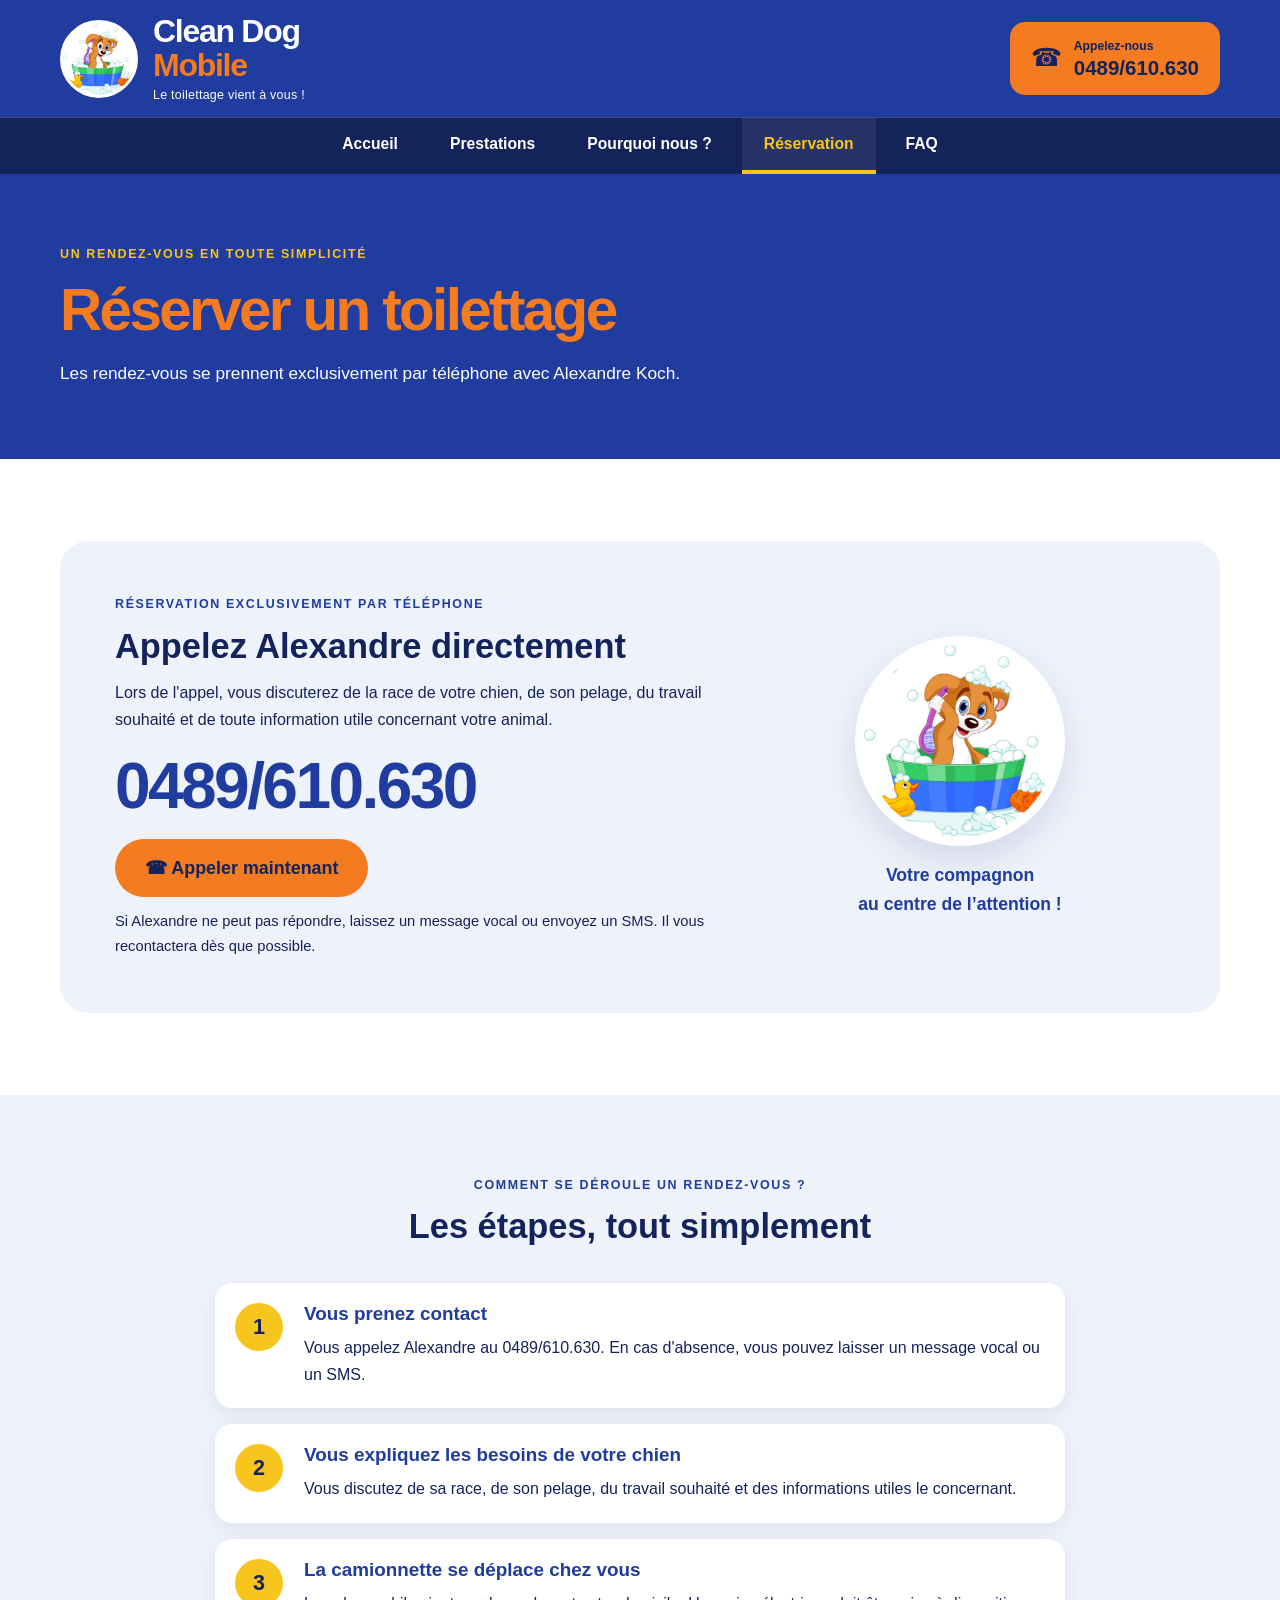
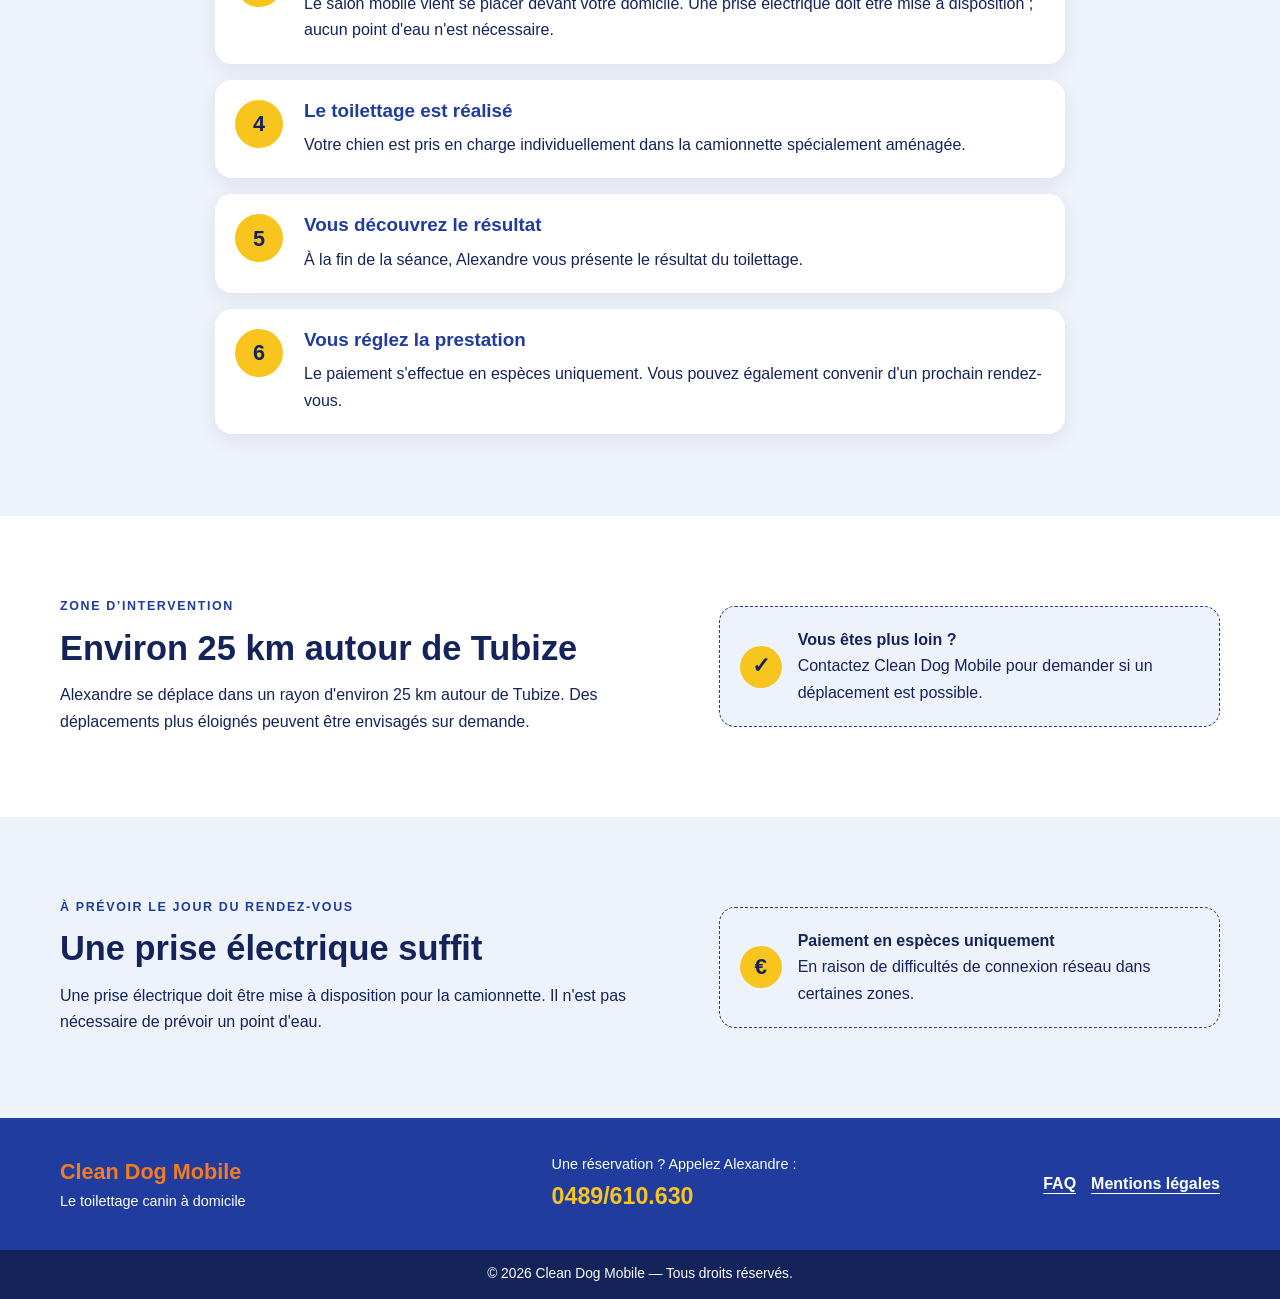
<file: reservation.html>
<!DOCTYPE html>
<html lang="fr">
<head>
    <meta charset="UTF-8">
    <meta name="viewport" content="width=device-width, initial-scale=1.0">
    <meta name="description" content="Clean Dog Mobile, toilettage canin mobile par Alexandre Koch, toiletteur indépendant depuis 1993. Réservation par téléphone.">
    <title>Réservation | Clean Dog Mobile</title>
    <link rel="icon" href="images/Logo.jpg" type="image/jpeg">
    <link rel="stylesheet" href="css/style.css">
</head>
<body>
    <a class="skip-link" href="#contenu">Aller au contenu</a>
    <!-- En-tête commun : mascotte, nom et téléphone -->
    <header class="site-header">
        <div class="header-top container">
            <a class="brand" href="index.html" aria-label="Clean Dog Mobile, accueil">
                <img class="brand-logo" src="images/Logo.jpg" alt="Mascotte de Clean Dog Mobile">
                <span class="brand-name">Clean Dog <strong>Mobile</strong><span class="brand-tagline">Le toilettage vient à vous !</span></span>
            </a>
            <a class="header-call" href="tel:+32489610630" aria-label="Appeler Clean Dog Mobile au 0489 610 630">
                <span class="call-icon" aria-hidden="true">☎</span>
                <span><small>Appelez-nous</small><strong>0489/610.630</strong></span>
            </a>
        </div>
        <!-- Menu principal : la page active est indiquée pour l'accessibilité -->
        <nav class="main-nav" aria-label="Navigation principale">
            <div class="container nav-list">
                <a href="index.html">Accueil</a> <a href="prestations.html">Prestations</a> <a href="pourquoi.html">Pourquoi nous ?</a> <a class="active" href="reservation.html" aria-current="page">Réservation</a> <a href="faq.html">FAQ</a>
            </div>
        </nav>
    </header>

    <main id="contenu">
        <section class="page-hero">
            <div class="container page-hero-inner">
                <p class="eyebrow">Un rendez-vous en toute simplicité</p>
                <h1>Réserver un toilettage</h1>
                <p>Les rendez-vous se prennent exclusivement par téléphone avec Alexandre Koch.</p>
            </div>
        </section>

        <section class="section container">
            <div class="booking-panel">
                <div class="booking-copy">
                    <p class="eyebrow eyebrow-blue">Réservation exclusivement par téléphone</p>
                    <h2>Appelez Alexandre directement</h2>
                    <p>Lors de l'appel, vous discuterez de la race de votre chien, de son pelage, du travail souhaité et de toute information utile concernant votre animal.</p>
                    <a class="booking-number" href="tel:+32489610630">0489/610.630</a>
                    <a class="button button-orange button-large" href="tel:+32489610630">☎ Appeler maintenant</a>
                    <p class="small-note">Si Alexandre ne peut pas répondre, laissez un message vocal ou envoyez un SMS. Il vous recontactera dès que possible.</p>
                </div>
                <div class="booking-mascot"><img src="images/Logo.jpg" alt="Mascotte de Clean Dog Mobile : un chiot dans une bassine"><span>Votre compagnon<br>au centre de l’attention !</span></div>
            </div>
        </section>

        <section class="section section-pale">
            <div class="container">
                <div class="section-heading"><p class="eyebrow eyebrow-blue">Comment se déroule un rendez-vous ?</p><h2>Les étapes, tout simplement</h2></div>
                <ol class="steps-list">
                    <li><span class="step-number">1</span><div><h3>Vous prenez contact</h3><p>Vous appelez Alexandre au 0489/610.630. En cas d'absence, vous pouvez laisser un message vocal ou un SMS.</p></div></li>
                    <li><span class="step-number">2</span><div><h3>Vous expliquez les besoins de votre chien</h3><p>Vous discutez de sa race, de son pelage, du travail souhaité et des informations utiles le concernant.</p></div></li>
                    <li><span class="step-number">3</span><div><h3>La camionnette se déplace chez vous</h3><p>Le salon mobile vient se placer devant votre domicile. Une prise électrique doit être mise à disposition ; aucun point d'eau n'est nécessaire.</p></div></li>
                    <li><span class="step-number">4</span><div><h3>Le toilettage est réalisé</h3><p>Votre chien est pris en charge individuellement dans la camionnette spécialement aménagée.</p></div></li>
                    <li><span class="step-number">5</span><div><h3>Vous découvrez le résultat</h3><p>À la fin de la séance, Alexandre vous présente le résultat du toilettage.</p></div></li>
                    <li><span class="step-number">6</span><div><h3>Vous réglez la prestation</h3><p>Le paiement s'effectue en espèces uniquement. Vous pouvez également convenir d'un prochain rendez-vous.</p></div></li>
                </ol>
            </div>
        </section>

        <section class="section container service-area">
            <div><p class="eyebrow eyebrow-blue">Zone d’intervention</p><h2>Environ 25 km autour de Tubize</h2><p>Alexandre se déplace dans un rayon d'environ 25 km autour de Tubize. Des déplacements plus éloignés peuvent être envisagés sur demande.</p></div>
            <div class="to-confirm"><span class="confirm-mark" aria-hidden="true">✓</span><p><strong>Vous êtes plus loin ?</strong><br>Contactez Clean Dog Mobile pour demander si un déplacement est possible.</p></div>
        </section>

        <section class="section section-pale">
            <div class="container service-area">
                <div><p class="eyebrow eyebrow-blue">À prévoir le jour du rendez-vous</p><h2>Une prise électrique suffit</h2><p>Une prise électrique doit être mise à disposition pour la camionnette. Il n'est pas nécessaire de prévoir un point d'eau.</p></div>
                <div class="to-confirm"><span class="confirm-mark" aria-hidden="true">€</span><p><strong>Paiement en espèces uniquement</strong><br>En raison de difficultés de connexion réseau dans certaines zones.</p></div>
            </div>
        </section>
    </main>

    <!-- Pied de page commun -->
    <footer class="site-footer">
        <div class="container footer-main">
            <div class="footer-brand"><strong>Clean Dog Mobile</strong><span>Le toilettage canin à domicile</span></div>
            <div class="footer-contact"><span>Une réservation ? Appelez Alexandre :</span><a href="tel:+32489610630">0489/610.630</a></div>
            <div class="footer-links"><a href="faq.html">FAQ</a><a href="mentions.html">Mentions légales</a></div>
        </div>
        <div class="footer-bottom"><div class="container">© 2026 Clean Dog Mobile — Tous droits réservés.</div></div>
    </footer>
    <a class="mobile-call" href="tel:+32489610630"><span aria-hidden="true">☎</span> Appeler le 0489/610.630</a>
</body>
</html>
</file>
<file: css/style.css>
/* =========================================================
   CLEAN DOG MOBILE - Feuille de style commune
   Charte du client : bleu roi, bleu nuit, orange, jaune,
   vert, blanc et bleu tres clair.
   ========================================================= */

/* 1. Couleurs et reglages generaux */
:root {
    --bleu-roi: #1F3C9E;
    --bleu-nuit: #14235A;
    --orange: #F47B20;
    --jaune-patte: #F7C51E;
    --vert: #2E9B3E;
    --blanc: #FFFFFF;
    --bleu-tres-clair: #EEF2FB;
    --ombre: 0 14px 34px rgba(20, 35, 90, 0.12);
    --rayon: 22px;
    --largeur-page: 1160px;
}

* {
    box-sizing: border-box;
}

html {
    scroll-behavior: smooth;
}

body {
    margin: 0;
    color: var(--bleu-nuit);
    background: var(--blanc);
    font-family: "Trebuchet MS", Arial, sans-serif;
    font-size: 16px;
    line-height: 1.65;
}

img {
    display: block;
    max-width: 100%;
}

a {
    color: var(--bleu-roi);
    text-underline-offset: 4px;
    transition: color 180ms ease, background-color 180ms ease, transform 180ms ease;
}

a:hover {
    color: var(--bleu-nuit);
}

button,
a {
    -webkit-tap-highlight-color: transparent;
}

:focus-visible {
    outline: 3px solid var(--jaune-patte);
    outline-offset: 4px;
}

h1,
h2,
h3,
p {
    margin-top: 0;
}

h1,
h2,
h3 {
    line-height: 1.18;
}

h2 {
    margin-bottom: 14px;
    font-size: clamp(1.55rem, 3vw, 2.15rem);
}

h3 {
    margin-bottom: 10px;
    font-size: 1.18rem;
}

p:last-child {
    margin-bottom: 0;
}

.container {
    width: min(var(--largeur-page), calc(100% - 48px));
    margin-inline: auto;
}

/* Lien d'accessibilite, visible au clavier */
.skip-link {
    position: absolute;
    z-index: 1000;
    top: 10px;
    left: 10px;
    padding: 10px 16px;
    transform: translateY(-160%);
    border-radius: 8px;
    color: var(--bleu-nuit);
    background: var(--jaune-patte);
    font-weight: 800;
}

.skip-link:focus {
    transform: translateY(0);
}

/* 2. En-tete et navigation communs */
.site-header {
    position: relative;
    z-index: 10;
    color: var(--blanc);
    background: var(--bleu-roi);
}

.header-top {
    display: flex;
    min-height: 112px;
    align-items: center;
    justify-content: space-between;
    gap: 24px;
    padding-block: 15px;
}

.brand {
    display: inline-flex;
    min-width: 0;
    align-items: center;
    gap: 15px;
    color: var(--blanc);
    text-decoration: none;
}

.brand:hover {
    color: var(--jaune-patte);
}

.brand-logo {
    width: 78px;
    height: 78px;
    flex: 0 0 78px;
    object-fit: contain;
    border: 3px solid var(--blanc);
    border-radius: 50%;
    background: var(--blanc);
}

.brand-name {
    display: flex;
    flex-direction: column;
    font-size: clamp(1.3rem, 3vw, 2rem);
    font-weight: 900;
    letter-spacing: -0.04em;
    line-height: 1.05;
}

.brand-name strong {
    color: var(--orange);
}

.brand-tagline {
    margin-top: 7px;
    color: var(--blanc);
    font-size: 0.78rem;
    font-weight: 500;
    letter-spacing: 0.02em;
}

.header-call {
    display: inline-flex;
    flex: 0 0 auto;
    align-items: center;
    gap: 12px;
    padding: 12px 19px;
    border: 2px solid var(--orange);
    border-radius: 15px;
    color: var(--bleu-nuit);
    background: var(--orange);
    text-decoration: none;
}

.header-call:hover {
    color: var(--bleu-nuit);
    background: var(--jaune-patte);
    border-color: var(--jaune-patte);
    transform: translateY(-2px);
}

.header-call small,
.header-call strong {
    display: block;
}

.header-call small {
    font-size: 0.76rem;
    font-weight: 700;
}

.header-call strong {
    font-size: 1.28rem;
    line-height: 1.2;
}

.call-icon {
    font-size: 1.55rem;
    line-height: 1;
}

.main-nav {
    border-top: 1px solid rgba(255, 255, 255, 0.18);
    background: var(--bleu-nuit);
}

.nav-list {
    display: flex;
    min-height: 56px;
    align-items: stretch;
    justify-content: center;
    gap: 8px;
}

.nav-list a {
    display: inline-flex;
    align-items: center;
    justify-content: center;
    padding: 13px 22px;
    border-bottom: 4px solid transparent;
    color: var(--blanc);
    font-size: 0.98rem;
    font-weight: 800;
    text-decoration: none;
}

.nav-list a:hover,
.nav-list a.active {
    border-bottom-color: var(--jaune-patte);
    color: var(--jaune-patte);
    background: rgba(255, 255, 255, 0.07);
}

/* 3. Boutons et petits elements de texte */
.button {
    display: inline-flex;
    min-height: 48px;
    align-items: center;
    justify-content: center;
    gap: 8px;
    padding: 12px 21px;
    border: 2px solid transparent;
    border-radius: 999px;
    font-size: 0.98rem;
    font-weight: 900;
    line-height: 1.25;
    text-align: center;
    text-decoration: none;
    transition: transform 180ms ease, background-color 180ms ease, border-color 180ms ease;
}

.button:hover {
    transform: translateY(-3px);
}

.button-orange {
    color: var(--bleu-nuit);
    background: var(--orange);
}

.button-orange:hover {
    color: var(--bleu-nuit);
    background: var(--jaune-patte);
}

.button-blue {
    color: var(--blanc);
    background: var(--bleu-roi);
}

.button-blue:hover {
    color: var(--bleu-nuit);
    background: var(--jaune-patte);
}

.button-outline {
    border-color: var(--blanc);
    color: var(--blanc);
    background: transparent;
}

.button-outline:hover {
    border-color: var(--jaune-patte);
    color: var(--jaune-patte);
    background: rgba(255, 255, 255, 0.08);
}

.button-large {
    min-height: 58px;
    padding-inline: 28px;
    font-size: 1.12rem;
}

.eyebrow {
    margin-bottom: 12px;
    color: var(--jaune-patte);
    font-size: 0.78rem;
    font-weight: 900;
    letter-spacing: 0.13em;
    line-height: 1.4;
    text-transform: uppercase;
}

.eyebrow-blue {
    color: var(--bleu-roi);
}

/* 4. Page d'accueil : grande introduction */
.hero {
    position: relative;
    overflow: hidden;
    color: var(--blanc);
    background: var(--bleu-roi);
}

.hero-home {
    padding-block: clamp(48px, 7vw, 88px);
}

.hero-grid {
    position: relative;
    z-index: 1;
    display: grid;
    align-items: center;
    grid-template-columns: 1.04fr 0.96fr;
    gap: clamp(30px, 5vw, 66px);
}

.hero-copy h1 {
    max-width: 650px;
    margin-bottom: 20px;
    color: var(--orange);
    font-size: clamp(2.45rem, 5.4vw, 4.5rem);
    letter-spacing: -0.055em;
}

.hero-copy h1 span {
    display: block;
    color: var(--blanc);
}

.hero-lead {
    max-width: 560px;
    margin-bottom: 27px;
    color: var(--blanc);
    font-size: 1.14rem;
}

.hero-actions {
    display: flex;
    flex-wrap: wrap;
    gap: 12px;
}

.experience-note {
    display: inline-flex;
    align-items: center;
    gap: 12px;
    margin-top: 28px;
    padding: 10px 17px 10px 10px;
    border: 1px solid rgba(255, 255, 255, 0.27);
    border-radius: 999px;
    color: var(--blanc);
    background: rgba(20, 35, 90, 0.3);
    line-height: 1.35;
}

.experience-note strong {
    color: var(--jaune-patte);
}

.experience-star {
    display: grid;
    width: 42px;
    height: 42px;
    place-items: center;
    border-radius: 50%;
    color: var(--bleu-nuit);
    background: var(--vert);
    font-size: 1.35rem;
}

.van-card {
    overflow: hidden;
    margin: 0;
    padding: 12px;
    border: 1px solid rgba(255, 255, 255, 0.55);
    border-radius: 25px;
    background: var(--blanc);
    box-shadow: var(--ombre);
    transform: rotate(1deg);
}

.van-card img {
    width: 100%;
    aspect-ratio: 1.75 / 1;
    border-radius: 16px;
    object-fit: cover;
}

.van-card figcaption {
    display: flex;
    align-items: center;
    gap: 9px;
    padding: 12px 8px 3px;
    color: var(--bleu-nuit);
    font-size: 0.94rem;
    font-weight: 800;
}

.van-dot {
    width: 10px;
    height: 10px;
    border-radius: 50%;
    background: var(--vert);
}

.hero-paw {
    position: absolute;
    color: rgba(247, 197, 30, 0.2);
    font-size: 4.5rem;
    pointer-events: none;
}

.paw-one {
    top: 6%;
    right: 3%;
    transform: rotate(-18deg);
}

.paw-two {
    bottom: 4%;
    left: 43%;
    font-size: 3rem;
    transform: rotate(20deg);
}

/* 5. Sections et cartes */
.section {
    padding-block: clamp(52px, 7vw, 82px);
}

.section-pale {
    background: var(--bleu-tres-clair);
}

.section-heading {
    max-width: 760px;
    margin: 0 auto 36px;
    text-align: center;
}

.section-heading h2 {
    color: var(--bleu-nuit);
}

.section-heading > p:last-child {
    color: var(--bleu-nuit);
}

.service-grid {
    display: grid;
    grid-template-columns: repeat(4, minmax(0, 1fr));
    gap: 20px;
}

.service-card {
    overflow: hidden;
    border: 1px solid rgba(31, 60, 158, 0.1);
    border-radius: var(--rayon);
    background: var(--blanc);
    box-shadow: var(--ombre);
}

.compact-card {
    padding: 22px 20px 24px;
    text-align: center;
}

.compact-card img {
    width: 100%;
    height: 118px;
    margin: 0 auto 15px;
    object-fit: contain;
}

.compact-card h3 {
    color: var(--bleu-roi);
}

.compact-card p {
    margin-bottom: 0;
    font-size: 0.94rem;
}

.center-link {
    margin-top: 30px;
    text-align: center;
}

.text-link {
    font-weight: 900;
}

.text-link:hover {
    color: var(--orange);
}

.reassurance-grid {
    display: grid;
    align-items: center;
    grid-template-columns: 1.1fr 0.9fr;
    gap: clamp(30px, 6vw, 80px);
    padding-block: clamp(48px, 6vw, 72px);
}

.reassurance-grid h2 {
    max-width: 540px;
    color: var(--bleu-nuit);
}

.reassurance-grid p:not(.eyebrow) {
    max-width: 620px;
}

.reassurance-grid .button {
    margin-top: 12px;
}

.check-list {
    display: grid;
    gap: 14px;
    margin: 0;
    padding: 0;
    list-style: none;
}

.check-list li {
    position: relative;
    padding: 15px 18px 15px 52px;
    border-radius: 13px;
    color: var(--bleu-nuit);
    background: var(--blanc);
    box-shadow: 0 6px 20px rgba(20, 35, 90, 0.07);
    font-weight: 700;
}

.check-list li::before {
    position: absolute;
    top: 13px;
    left: 17px;
    color: var(--vert);
    content: "✓";
    font-size: 1.25rem;
    font-weight: 900;
}

.callout {
    display: flex;
    align-items: center;
    justify-content: space-between;
    gap: 24px;
    margin-block: clamp(42px, 6vw, 68px);
    padding: clamp(25px, 4vw, 42px);
    border: 1px solid rgba(31, 60, 158, 0.12);
    border-left: 8px solid var(--jaune-patte);
    border-radius: var(--rayon);
    background: var(--bleu-tres-clair);
}

.callout h2 {
    margin-bottom: 8px;
    color: var(--bleu-nuit);
}

.callout p:not(.eyebrow) {
    margin-bottom: 0;
}

/* 6. Bandeau interieur des pages */
.page-hero {
    padding-block: clamp(42px, 6vw, 72px);
    color: var(--blanc);
    background: var(--bleu-roi);
}

.page-hero-inner {
    max-width: var(--largeur-page);
}

.page-hero h1 {
    max-width: 900px;
    margin-bottom: 14px;
    color: var(--orange);
    font-size: clamp(2.2rem, 5vw, 3.65rem);
    letter-spacing: -0.045em;
}

.page-hero p:last-child {
    max-width: 760px;
    margin-bottom: 0;
    color: var(--blanc);
    font-size: 1.08rem;
}

/* 7. Page Prestations */
.service-grid-large {
    grid-template-columns: repeat(2, minmax(0, 1fr));
    gap: 24px;
}

.service-detail {
    display: grid;
    min-height: 235px;
    align-items: center;
    grid-template-columns: 190px 1fr;
}

.service-visual {
    display: grid;
    height: 100%;
    min-height: 220px;
    place-items: center;
    padding: 24px;
    background: var(--bleu-tres-clair);
}

.service-visual img {
    width: 100%;
    max-width: 142px;
    height: 142px;
    object-fit: contain;
}

.service-content {
    padding: 25px 26px;
}

.service-content h2 {
    margin-bottom: 12px;
    color: var(--bleu-roi);
    font-size: 1.35rem;
}

.service-content p {
    margin-bottom: 0;
}

.service-number {
    display: inline-block;
    margin-bottom: 9px;
    color: var(--vert);
    font-size: 0.83rem;
    font-weight: 900;
    letter-spacing: 0.12em;
}

.breed-banner {
    display: flex;
    align-items: center;
    gap: 22px;
    margin-block: 0 20px;
    padding: 28px 34px;
    border-radius: var(--rayon);
    color: var(--blanc);
    background: var(--bleu-roi);
}

.breed-banner h2 {
    margin-bottom: 5px;
    color: var(--orange);
}

.breed-banner p {
    margin: 0;
}

.breed-paw {
    display: grid;
    width: 64px;
    height: 64px;
    flex: 0 0 64px;
    place-items: center;
    border-radius: 50%;
    color: var(--bleu-nuit);
    background: var(--jaune-patte);
    font-size: 2rem;
}

/* 8. Page Pourquoi nous ? */
.reason-grid {
    display: grid;
    grid-template-columns: repeat(3, minmax(0, 1fr));
    gap: 20px;
}

.reason-card {
    padding: 27px 24px;
    border: 1px solid rgba(31, 60, 158, 0.1);
    border-radius: var(--rayon);
    background: var(--blanc);
    box-shadow: var(--ombre);
}

.reason-icon {
    display: grid;
    width: 52px;
    height: 52px;
    margin-bottom: 19px;
    place-items: center;
    border-radius: 16px;
    color: var(--bleu-nuit);
    background: var(--jaune-patte);
    font-size: 1.45rem;
    font-weight: 900;
}

.reason-card h2 {
    color: var(--bleu-roi);
    font-size: 1.22rem;
}

.reason-card p {
    margin-bottom: 0;
    font-size: 0.96rem;
}

.story-grid {
    display: grid;
    align-items: center;
    grid-template-columns: 0.95fr 1.05fr;
    gap: clamp(30px, 6vw, 76px);
    padding-block: clamp(48px, 6vw, 74px);
}

.story-photo {
    overflow: hidden;
    border: 10px solid var(--blanc);
    border-radius: 26px;
    box-shadow: var(--ombre);
}

.story-photo img {
    width: 100%;
    aspect-ratio: 1.55 / 1;
    object-fit: cover;
}

.story-copy h2 {
    color: var(--bleu-nuit);
}

.story-copy .button {
    margin-top: 12px;
}

/* 9. Page Reservation */
.booking-panel {
    display: grid;
    align-items: center;
    grid-template-columns: 1.2fr 0.8fr;
    gap: 25px;
    padding: clamp(28px, 5vw, 55px);
    border-radius: 28px;
    background: var(--bleu-tres-clair);
}

.booking-copy h2 {
    color: var(--bleu-nuit);
}

.booking-number {
    display: block;
    width: fit-content;
    margin: 18px 0;
    color: var(--bleu-roi);
    font-size: clamp(2.3rem, 5vw, 4rem);
    font-weight: 900;
    letter-spacing: -0.04em;
    line-height: 1.1;
    text-decoration: none;
}

.booking-number:hover {
    color: var(--orange);
}

.booking-mascot {
    display: flex;
    align-items: center;
    flex-direction: column;
    justify-content: center;
    gap: 15px;
    color: var(--bleu-roi);
    font-size: 1.1rem;
    font-weight: 900;
    text-align: center;
}

.booking-mascot img {
    width: min(210px, 70%);
    aspect-ratio: 1 / 1;
    border: 9px solid var(--blanc);
    border-radius: 50%;
    background: var(--blanc);
    object-fit: contain;
    box-shadow: var(--ombre);
}

.steps-list {
    display: grid;
    max-width: 850px;
    gap: 16px;
    margin: 0 auto;
    padding: 0;
    list-style: none;
}

.steps-list li {
    display: grid;
    align-items: start;
    grid-template-columns: 52px 1fr;
    gap: 17px;
    padding: 20px;
    border-radius: 17px;
    background: var(--blanc);
    box-shadow: 0 6px 20px rgba(20, 35, 90, 0.07);
}

.step-number {
    display: grid;
    width: 48px;
    height: 48px;
    place-items: center;
    border-radius: 50%;
    color: var(--bleu-nuit);
    background: var(--jaune-patte);
    font-size: 1.35rem;
    font-weight: 900;
}

.steps-list h3 {
    color: var(--bleu-roi);
}

.steps-list p {
    margin-bottom: 0;
}

.service-area {
    display: grid;
    align-items: center;
    grid-template-columns: 1fr 0.8fr;
    gap: 32px;
}

.service-area h2 {
    color: var(--bleu-nuit);
}

.to-confirm {
    display: flex;
    align-items: center;
    gap: 16px;
    padding: 20px;
    border: 1px dashed var(--bleu-roi);
    border-radius: 16px;
    background: var(--bleu-tres-clair);
}

.to-confirm p {
    margin: 0;
}

.confirm-mark {
    display: grid;
    width: 42px;
    height: 42px;
    flex: 0 0 42px;
    place-items: center;
    border-radius: 50%;
    color: var(--bleu-nuit);
    background: var(--jaune-patte);
    font-size: 1.4rem;
    font-weight: 900;
}

/* 10. FAQ et informations en attente */
.faq-list {
    display: grid;
    grid-template-columns: repeat(2, minmax(0, 1fr));
    gap: 16px;
}

.faq-item {
    padding: 24px;
    border: 1px solid rgba(31, 60, 158, 0.12);
    border-radius: 17px;
    background: var(--blanc);
    box-shadow: 0 7px 20px rgba(20, 35, 90, 0.06);
}

.faq-item h2 {
    color: var(--bleu-roi);
    font-size: 1.15rem;
}

.faq-item p {
    margin-bottom: 0;
}

.pending-answer {
    display: inline-block;
    padding: 5px 9px;
    border-radius: 7px;
    color: var(--bleu-nuit);
    background: var(--jaune-patte);
    font-weight: 800;
}

/* 11. Mentions legales */
.legal-content {
    max-width: 900px;
}

.legal-notice {
    margin-bottom: 30px;
    padding: 18px 21px;
    border-left: 6px solid var(--jaune-patte);
    border-radius: 10px;
    background: var(--bleu-tres-clair);
}

.legal-block {
    margin-bottom: 30px;
    padding-bottom: 24px;
    border-bottom: 1px solid rgba(31, 60, 158, 0.18);
}

.legal-block h2 {
    color: var(--bleu-roi);
}

.legal-block dl {
    display: grid;
    grid-template-columns: minmax(190px, 0.8fr) 1.2fr;
    gap: 11px 22px;
    margin: 0;
}

.legal-block dt {
    font-weight: 900;
}

.legal-block dd {
    margin: 0;
}

.legal-block ul {
    padding-left: 22px;
}

.legal-block li::marker {
    color: var(--jaune-patte);
}

.legal-update {
    color: var(--bleu-roi);
    font-size: 0.9rem;
    font-weight: 800;
}

/* 12. Pied de page commun */
.site-footer {
    color: var(--blanc);
    background: var(--bleu-roi);
}

.footer-main {
    display: grid;
    align-items: center;
    grid-template-columns: 1fr 1fr auto;
    gap: 25px;
    padding-block: 35px;
}

.footer-brand,
.footer-contact {
    display: flex;
    flex-direction: column;
}

.footer-brand strong {
    color: var(--orange);
    font-size: 1.35rem;
}

.footer-brand span,
.footer-contact span {
    color: var(--blanc);
    font-size: 0.9rem;
}

.footer-contact a {
    width: fit-content;
    color: var(--jaune-patte);
    font-size: 1.45rem;
    font-weight: 900;
    text-decoration: none;
}

.footer-contact a:hover,
.footer-links a:hover {
    color: var(--orange);
}

.footer-links {
    display: flex;
    flex-wrap: wrap;
    justify-content: flex-end;
    gap: 15px;
}

.footer-links a {
    color: var(--blanc);
    font-weight: 700;
}

.footer-bottom {
    padding-block: 13px;
    color: var(--blanc);
    background: var(--bleu-nuit);
    font-size: 0.86rem;
    text-align: center;
}

/* Bouton d'appel fixe : uniquement sur smartphone */
.mobile-call {
    display: none;
}

/* 13. Adaptation pour tablettes */
@media (max-width: 900px) {
    .hero-grid {
        grid-template-columns: 1fr 0.9fr;
        gap: 28px;
    }

    .service-grid {
        grid-template-columns: repeat(2, minmax(0, 1fr));
    }

    .reason-grid {
        grid-template-columns: repeat(2, minmax(0, 1fr));
    }

    .service-detail {
        grid-template-columns: 145px 1fr;
    }

    .service-visual {
        min-height: 200px;
        padding: 16px;
    }

    .footer-main {
        grid-template-columns: 1fr 1fr;
    }

    .footer-links {
        grid-column: 1 / -1;
        justify-content: flex-start;
    }
}

/* 14. Adaptation obligatoire pour les ecrans de moins de 600 px */
@media (max-width: 600px) {
    body {
        padding-bottom: 72px;
        font-size: 16px;
    }

    .container {
        width: min(100% - 30px, var(--largeur-page));
    }

    .header-top {
        min-height: auto;
        align-items: center;
        gap: 12px;
        padding-block: 13px;
    }

    .brand {
        gap: 9px;
    }

    .brand-logo {
        width: 58px;
        height: 58px;
        flex-basis: 58px;
        border-width: 2px;
    }

    .brand-name {
        font-size: 1.2rem;
    }

    .brand-tagline {
        margin-top: 4px;
        font-size: 0.66rem;
    }

    .header-call {
        gap: 6px;
        padding: 9px 10px;
        border-radius: 11px;
    }

    .header-call .call-icon {
        font-size: 1.15rem;
    }

    .header-call small {
        font-size: 0.63rem;
    }

    .header-call strong {
        font-size: 0.95rem;
    }

    .nav-list {
        display: grid;
        min-height: auto;
        grid-template-columns: repeat(2, minmax(0, 1fr));
        gap: 0;
        padding-block: 4px;
    }

    .nav-list a {
        min-height: 44px;
        padding: 9px 6px;
        border-bottom-width: 3px;
        font-size: 0.9rem;
        text-align: center;
    }

    .hero-home {
        padding-block: 43px 48px;
    }

    .hero-grid,
    .reassurance-grid,
    .story-grid,
    .booking-panel,
    .service-area {
        grid-template-columns: 1fr;
    }

    .hero-grid {
        gap: 28px;
    }

    .hero-copy h1 {
        font-size: clamp(2.35rem, 12vw, 3.35rem);
    }

    .hero-lead {
        font-size: 1rem;
    }

    .hero-actions {
        align-items: stretch;
        flex-direction: column;
    }

    .hero-actions .button {
        width: 100%;
    }

    .van-card {
        transform: none;
    }

    .hero-paw {
        font-size: 2.7rem;
    }

    .section {
        padding-block: 46px;
    }

    .section-heading {
        margin-bottom: 26px;
        text-align: left;
    }

    .service-grid,
    .service-grid-large,
    .reason-grid,
    .faq-list {
        grid-template-columns: 1fr;
    }

    .compact-card {
        display: grid;
        align-items: center;
        grid-template-columns: 86px 1fr;
        gap: 0 16px;
        padding: 16px;
        text-align: left;
    }

    .compact-card img {
        grid-row: span 2;
        height: 86px;
        margin: 0;
    }

    .compact-card h3 {
        align-self: end;
    }

    .compact-card p {
        align-self: start;
    }

    .reassurance-grid {
        gap: 25px;
        padding-block: 46px;
    }

    .callout {
        align-items: stretch;
        flex-direction: column;
        margin-block: 36px;
        padding: 24px 20px;
    }

    .callout .button {
        width: 100%;
    }

    .page-hero {
        padding-block: 40px;
    }

    .page-hero h1 {
        font-size: clamp(2.1rem, 10vw, 3rem);
    }

    .service-detail {
        grid-template-columns: 1fr;
    }

    .service-visual {
        min-height: 140px;
    }

    .service-visual img {
        height: 112px;
    }

    .service-content {
        padding: 20px;
    }

    .breed-banner {
        align-items: flex-start;
        gap: 14px;
        padding: 21px 17px;
    }

    .breed-banner h2 {
        font-size: 1.35rem;
    }

    .breed-paw {
        width: 50px;
        height: 50px;
        flex-basis: 50px;
        font-size: 1.5rem;
    }

    .reason-card {
        padding: 22px;
    }

    .story-grid {
        gap: 24px;
        padding-block: 46px;
    }

    .booking-panel {
        gap: 25px;
        padding: 24px 19px;
    }

    .booking-number {
        font-size: clamp(2.2rem, 11vw, 3.25rem);
    }

    .booking-mascot img {
        width: 155px;
    }

    .steps-list li {
        grid-template-columns: 42px 1fr;
        gap: 12px;
        padding: 16px 13px;
    }

    .step-number {
        width: 40px;
        height: 40px;
    }

    .legal-block dl {
        grid-template-columns: 1fr;
        gap: 4px;
    }

    .legal-block dd {
        margin-bottom: 11px;
    }

    .footer-main {
        grid-template-columns: 1fr;
        gap: 18px;
        padding-block: 29px;
    }

    .footer-links {
        grid-column: auto;
        justify-content: flex-start;
    }

    .footer-bottom {
        padding-inline: 12px;
    }

    .mobile-call {
        position: fixed;
        z-index: 100;
        right: 12px;
        bottom: 10px;
        left: 12px;
        display: flex;
        min-height: 52px;
        align-items: center;
        justify-content: center;
        gap: 9px;
        padding: 12px 18px;
        border: 2px solid var(--jaune-patte);
        border-radius: 999px;
        color: var(--bleu-nuit);
        background: var(--orange);
        box-shadow: 0 8px 24px rgba(20, 35, 90, 0.25);
        font-weight: 900;
        text-decoration: none;
    }

    .mobile-call:hover {
        color: var(--bleu-nuit);
        background: var(--jaune-patte);
    }
}

/* Respect du reglage de reduction des animations */
@media (prefers-reduced-motion: reduce) {
    html {
        scroll-behavior: auto;
    }

    *,
    *::before,
    *::after {
        transition-duration: 0.01ms !important;
        animation-duration: 0.01ms !important;
        animation-iteration-count: 1 !important;
    }
}

/* Informations pratiques complémentaires ajoutées après les réponses du client */
.small-note {
    display: block;
    margin-top: 12px;
    color: var(--bleu-nuit);
    font-size: 0.92rem;
}

.legal-block .small-note {
    display: inline;
    font-size: 0.88rem;
}
</file>
